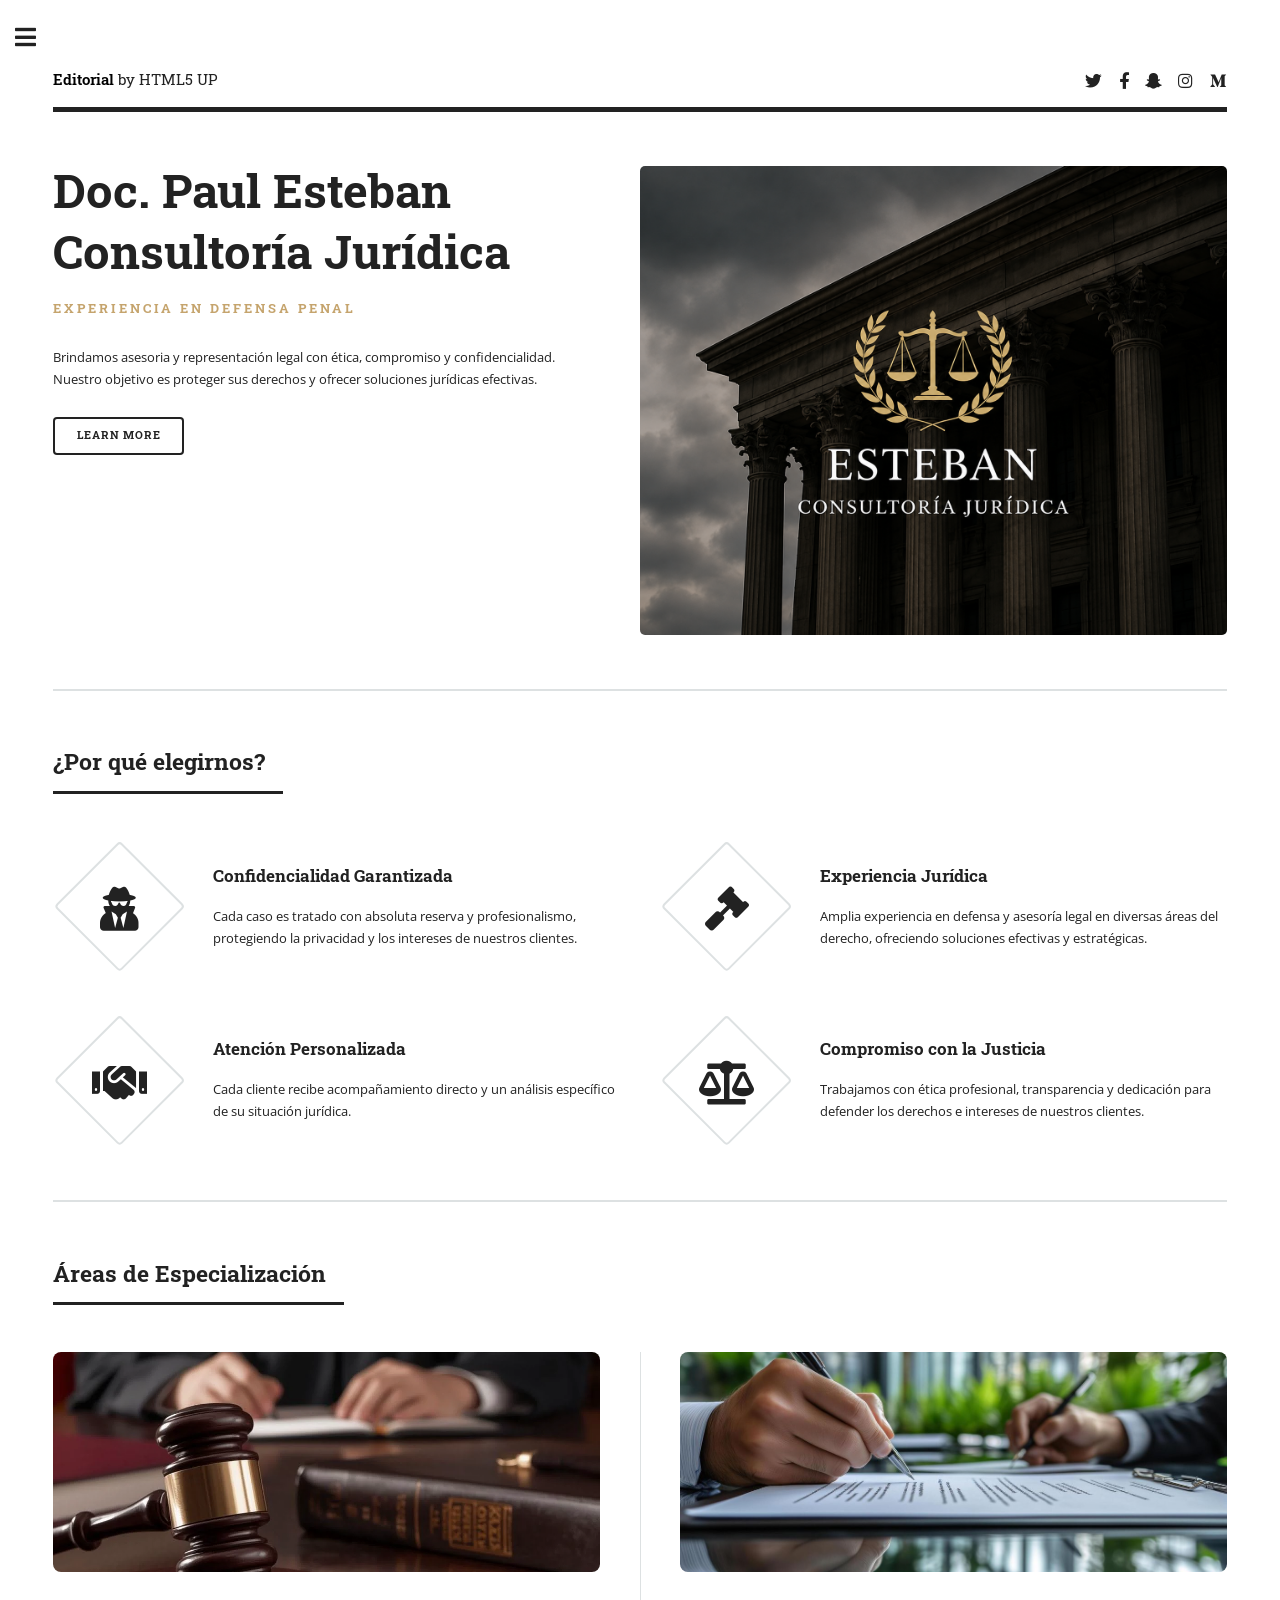
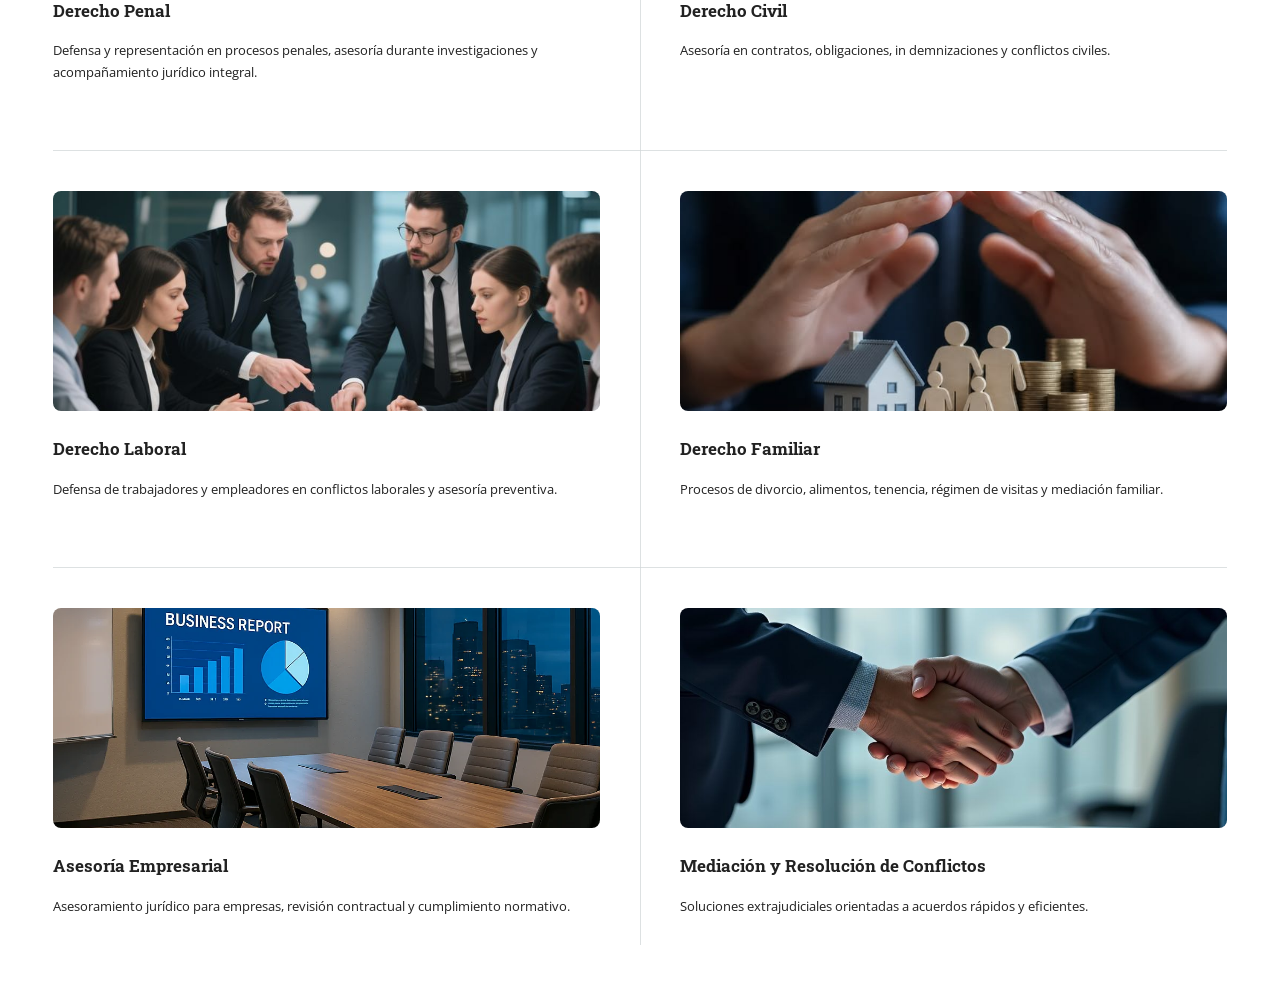
<file: index.html>
<!DOCTYPE HTML>
<!--
	Editorial by HTML5 UP
	html5up.net | @ajlkn
	Free for personal and commercial use under the CCA 3.0 license (html5up.net/license)
-->
<html>

<head>
	<title>Editorial by HTML5 UP=</title>
	<meta charset="utf-8" />
	<meta name="viewport" content="width=device-width, initial-scale=1, user-scalable=no" />
	<link rel="stylesheet" href="assets/css/main.css" />
</head>

<body class="is-preload">

	<!-- Wrapper -->
	<div id="wrapper">

		<!-- Main -->
		<div id="main">
			<div class="inner">

				<!-- Header -->
				<header id="header">
					<a href="index.html" class="logo"><strong>Editorial</strong> by HTML5 UP</a>
					<ul class="icons">
						<li><a href="#" class="icon brands fa-twitter"><span class="label">Twitter</span></a></li>
						<li><a href="#" class="icon brands fa-facebook-f"><span class="label">Facebook</span></a></li>
						<li><a href="#" class="icon brands fa-snapchat-ghost"><span class="label">Snapchat</span></a>
						</li>
						<li><a href="#" class="icon brands fa-instagram"><span class="label">Instagram</span></a></li>
						<li><a href="#" class="icon brands fa-medium-m"><span class="label">Medium</span></a></li>
					</ul>
				</header>

				<!-- Banner -->
				<section id="banner">
					<div class="content">
						<header>
							<h1>Doc. Paul Esteban<br />
								Consultoría
								Jurídica</h1>
							<p class="subtitulo-dorado">Experiencia en defensa penal</p>
						</header>

						<p>Brindamos asesoria y representación legal con ética, compromiso y confidencialidad. Nuestro
							objetivo es proteger sus derechos y ofrecer soluciones jurídicas efectivas.</p>
						<ul class="actions">
							<li><a href="#" class="button big">Learn More</a></li>
						</ul>
					</div>

					<span class="image object">
						<img src="images/avatar.png" alt="" />
					</span>

				</section>

				<section>
					<header class="major">
						<h2>¿Por qué elegirnos?</h2>
					</header>

					<div class="features">

						<article>
							<span class="icon solid fa-user-secret"></span>
							<div class="content">
								<h3>Confidencialidad Garantizada</h3>
								<p>Cada caso es tratado con absoluta reserva y profesionalismo, protegiendo la
									privacidad y los intereses de nuestros clientes.</p>
							</div>
						</article>

						<article>
							<span class="icon solid fa-gavel"></span>
							<div class="content">
								<h3>Experiencia Jurídica</h3>
								<p>Amplia experiencia en defensa y asesoría legal en diversas áreas del derecho,
									ofreciendo soluciones efectivas y estratégicas.</p>
							</div>
						</article>

						<article>
							<span class="icon solid fa-handshake"></span>
							<div class="content">
								<h3>Atención Personalizada</h3>
								<p>Cada cliente recibe acompañamiento directo y un análisis específico de su situación
									jurídica.</p>
							</div>
						</article>

						<article>
							<span class="icon solid fa-balance-scale"></span>
							<div class="content">
								<h3>Compromiso con la Justicia</h3>
								<p>Trabajamos con ética profesional, transparencia y dedicación para defender los
									derechos e intereses de nuestros clientes.</p>
							</div>
						</article>

					</div>
				</section>

				<!-- Section -->
				<section>
					<header class="major">
						<h2>Áreas de Especialización</h2>
					</header>
					<div class="posts">

						<article>
							<a href="#" class="image servicio-img"><img src="images/imagen1.webp" alt="" /></a>
							<h3>Derecho Penal</h3>
							<p>Defensa y representación en procesos penales, asesoría durante investigaciones y
								acompañamiento jurídico integral.</p>
							<ul class="actions">

							</ul>
						</article>

						<article>
							<a href="#" class="image servicio-img"><img src="images/imagen2.jpg" alt="" /></a>
							<h3>Derecho Civil</h3>
							<p>Asesoría en contratos, obligaciones, in	demnizaciones y conflictos civiles.</p>
							<ul class="actions">

							</ul>
						</article>
						<article>
							<a href="#" class="image  servicio-img"><img src="images/imagen3.jpg" alt="" /></a>
							<h3>Derecho Laboral</h3>
							<p>Defensa de trabajadores y empleadores en conflictos laborales y asesoría preventiva.</p>
							<ul class="actions">

							</ul>
						</article>
						<article>
							<a href="#" class="image servicio-img"><img src="images/imagen4.jpg" alt="" /></a>
							<h3>Derecho Familiar</h3>
							<p>Procesos de divorcio, alimentos, tenencia, régimen de visitas y mediación familiar.</p>
							<ul class="actions">

							</ul>
						</article>

						<article>
							<a href="#" class="image servicio-img"><img src="images/imagen5.webp" alt="" /></a>
							<h3>Asesoría Empresarial</h3>
							<p>Asesoramiento jurídico para empresas, revisión contractual y cumplimiento normativo.</p>
							<ul class="actions">

							</ul>
						</article>
						<article>
							<a href="#" class="image  servicio-img"><img src="images/imagen6.jpg" alt="" /></a>
							<h3>Mediación y Resolución de Conflictos</h3>
							<p>Soluciones extrajudiciales orientadas a acuerdos rápidos y eficientes.</p>
							<ul class="actions">

							</ul>
						</article>
					</div>
				</section>

			</div>
		</div>

		<!-- Sidebar -->
		<div id="sidebar">
			<div class="inner">

				<!-- Search -->
				<section id="search" class="alt">
					<form method="post" action="#">
						<input type="text" name="query" id="query" placeholder="Search" />
					</form>
				</section>

				<!-- Menu -->
				<nav id="menu">
					<header class="major">
						<h2>Menu</h2>
					</header>
					<ul>
						<li><a href="index.html"><i class="icon solid fa-home"></i> INICIO</a></li>
						<li><a href="generic.html"><i class="icon solid fa-user-tie"></i> SOBRE MÍ</a></li>
						<li><a href="elements.html"><i class="icon solid fa-gavel"></i> SERVICOS</a></li>
						<li><a href="#"><i class="icon solid fa-briefcase"></i> EXPERIENCIA</a></li>
						<li><a href="#"><i class="icon solid fa-folder-open"></i></i> CASOS DESTACADOS</a></li>
						<li><a href="#"><i class="icon solid fa-comments"></i> TESTIMONIOS </a></li>
						<li><a href="#"><i class="icon solid fa-envelope"></i> CONTACTO</a></li>
						<li><a href="#"><i class="icon solid fa-newspaper"></i> BLOG</a></li>

						<!-- posible sub menu -->

						<!-- <li>
							<span class="opener">Submenu</span>
							<ul>
								<li><a href="#">sumenu</a></li>
								<li><a href="#">sumenu</a></li>
								<li><a href="#">sumenu</a></li>
								<li><a href="#">sumenu</a></li>
							</ul>
						</li> -->
					</ul>
				</nav>

				<!-- Section -->
				<!-- <section>
					<header class="major">
						<h2>Ante interdum</h2>
					</header>
					<div class="mini-posts">
						<article>
							<a href="#" class="image"><img src="images/pic07.jpg" alt="" /></a>
							<p>Aenean ornare velit lacus, ac varius enim lorem ullamcorper dolore aliquam.</p>
						</article>
						<article>
							<a href="#" class="image"><img src="images/pic08.jpg" alt="" /></a>
							<p>Aenean ornare velit lacus, ac varius enim lorem ullamcorper dolore aliquam.</p>
						</article>
						<article>
							<a href="#" class="image"><img src="images/pic09.jpg" alt="" /></a>
							<p>Aenean ornare velit lacus, ac varius enim lorem ullamcorper dolore aliquam.</p>
						</article>
					</div>
					<ul class="actions">
						<li><a href="#" class="button">More</a></li>
					</ul>
				</section> -->

				<!-- Section -->
				<!-- <section>
					<header class="major">
						<h2>Get in touch</h2>
					</header>
					<p>Sed varius enim lorem ullamcorper dolore aliquam aenean ornare velit lacus, ac varius enim lorem
						ullamcorper dolore. Proin sed aliquam facilisis ante interdum. Sed nulla amet lorem feugiat
						tempus aliquam.</p>
					<ul class="contact">
						<li class="icon solid fa-envelope"><a href="#">information@untitled.tld</a></li>
						<li class="icon solid fa-phone">(000) 000-0000</li>
						<li class="icon solid fa-home">1234 Somewhere Road #8254<br />
							Nashville, TN 00000-0000</li>
					</ul>
				</section> -->

				<!-- Footer -->
				<footer id="footer">
					<p class="copyright">&copy; Untitled. All rights reserved. Demo Images: <a
							href="https://unsplash.com">Unsplash</a>. Design: <a href="https://html5up.net">HTML5
							UP</a>.</p>
				</footer>

			</div>
		</div>

	</div>

	<!-- Scripts -->
	<script src="assets/js/jquery.min.js"></script>
	<script src="assets/js/browser.min.js"></script>
	<script src="assets/js/breakpoints.min.js"></script>
	<script src="assets/js/util.js"></script>
	<script src="assets/js/main.js"></script>

</body>

</html>
</file>
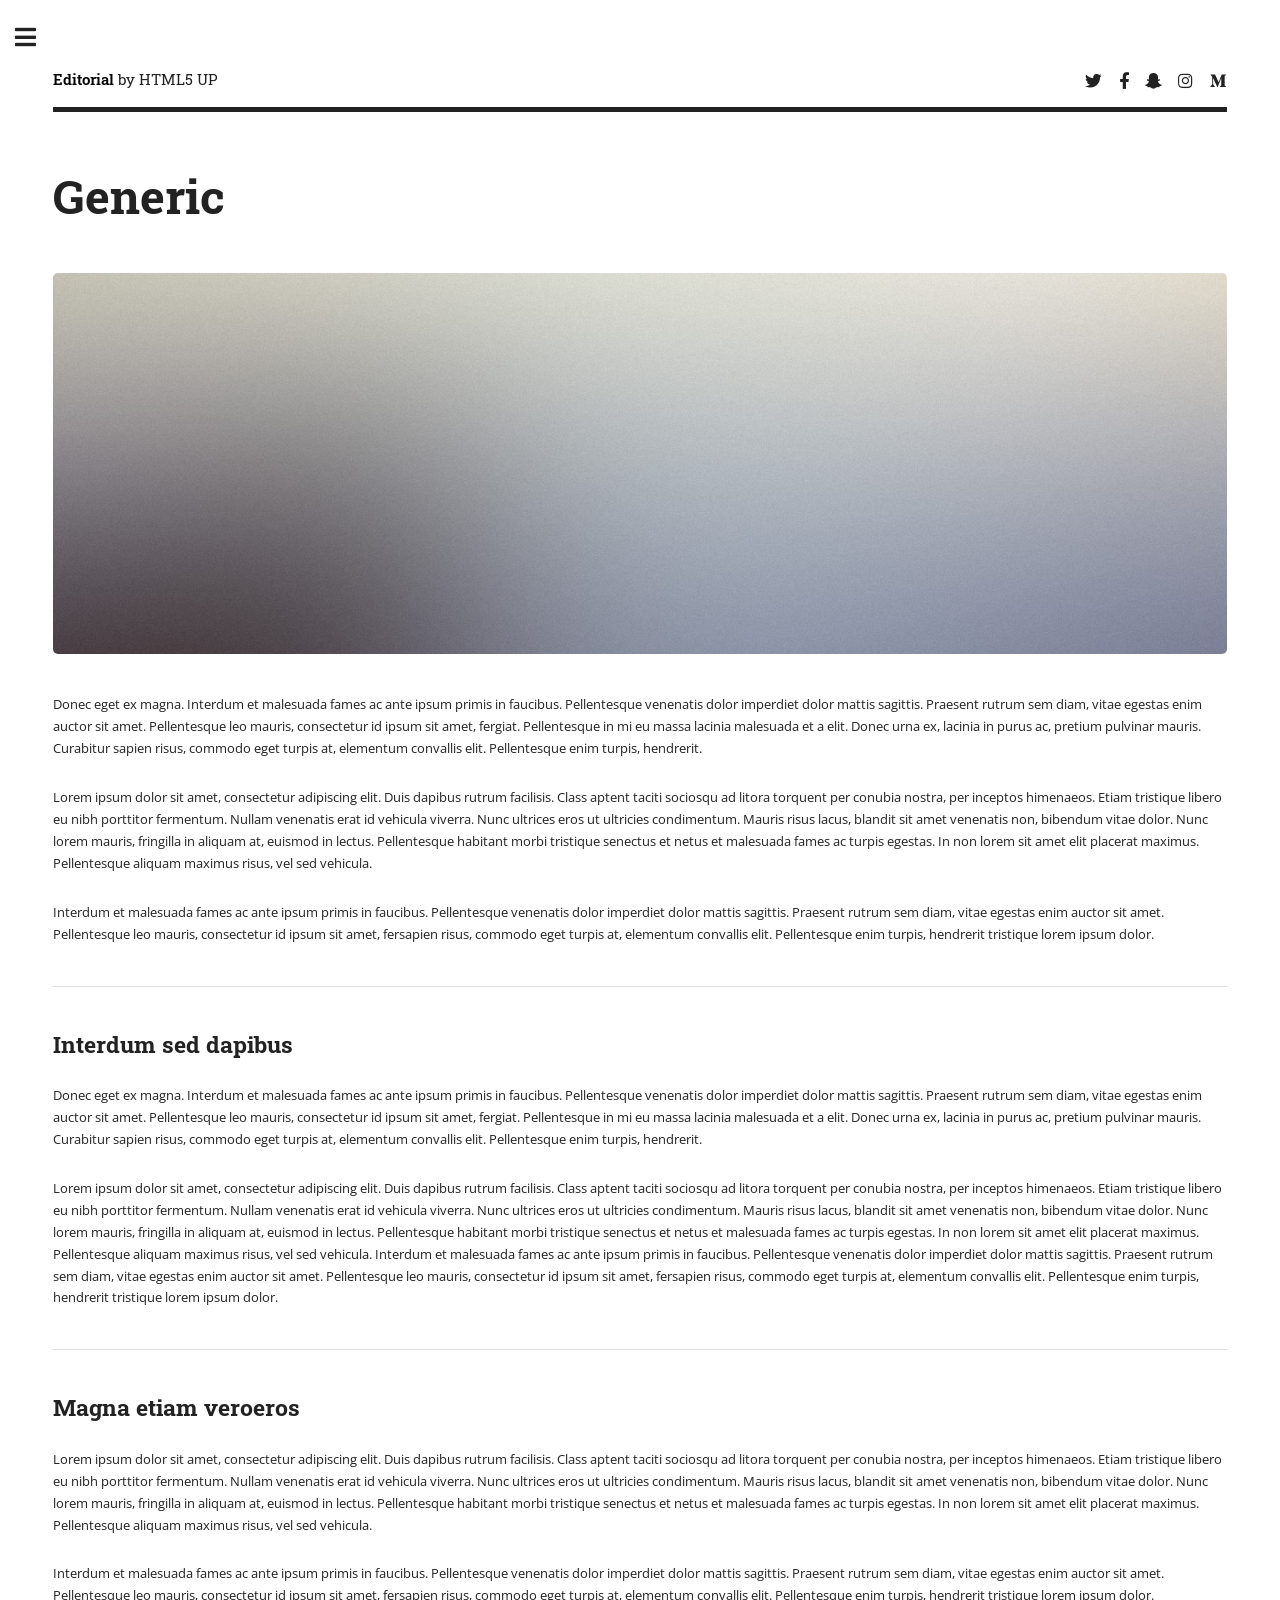
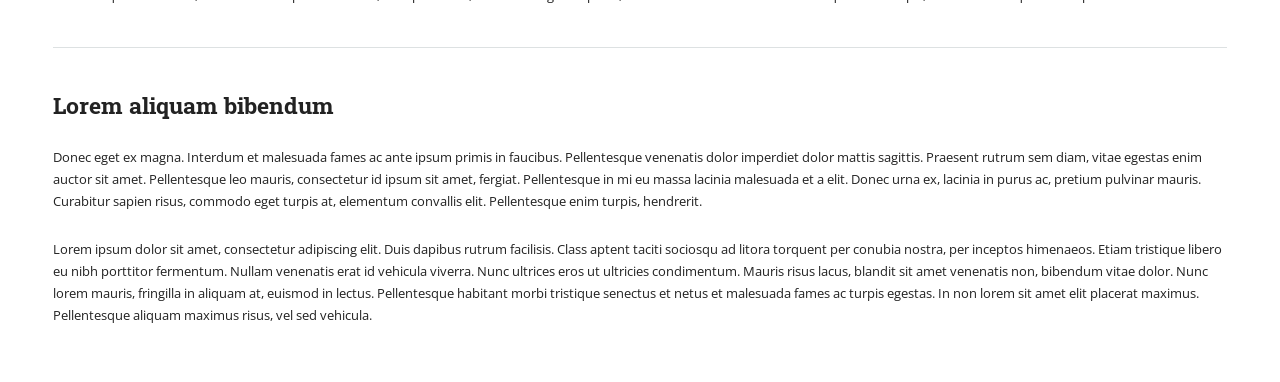
<file: generic.html>
<!DOCTYPE HTML>
<!--
	Editorial by HTML5 UP
	html5up.net | @ajlkn
	Free for personal and commercial use under the CCA 3.0 license (html5up.net/license)
-->
<html>

<head>
	<title>Generic - Editorial by HTML5 UP</title>
	<meta charset="utf-8" />
	<meta name="viewport" content="width=device-width, initial-scale=1, user-scalable=no" />
	<link rel="stylesheet" href="assets/css/main.css" />
</head>

<body class="is-preload">

	<!-- Wrapper -->
	<div id="wrapper">

		<!-- Main -->
		<div id="main">
			<div class="inner">

				<!-- Header -->
				<header id="header">
					<a href="index.html" class="logo"><strong>Editorial</strong> by HTML5 UP</a>
					<ul class="icons">
						<li><a href="#" class="icon brands fa-twitter"><span class="label">Twitter</span></a></li>
						<li><a href="#" class="icon brands fa-facebook-f"><span class="label">Facebook</span></a></li>
						<li><a href="#" class="icon brands fa-snapchat-ghost"><span class="label">Snapchat</span></a>
						</li>
						<li><a href="#" class="icon brands fa-instagram"><span class="label">Instagram</span></a></li>
						<li><a href="#" class="icon brands fa-medium-m"><span class="label">Medium</span></a></li>
					</ul>
				</header>

				<!-- Content -->
				<section>
					<header class="main">
						<h1>Generic</h1>
					</header>

					<span class="image main"><img src="images/pic11.jpg" alt="" /></span>

					<p>Donec eget ex magna. Interdum et malesuada fames ac ante ipsum primis in faucibus. Pellentesque
						venenatis dolor imperdiet dolor mattis sagittis. Praesent rutrum sem diam, vitae egestas enim
						auctor sit amet. Pellentesque leo mauris, consectetur id ipsum sit amet, fergiat. Pellentesque
						in mi eu massa lacinia malesuada et a elit. Donec urna ex, lacinia in purus ac, pretium pulvinar
						mauris. Curabitur sapien risus, commodo eget turpis at, elementum convallis elit. Pellentesque
						enim turpis, hendrerit.</p>
					<p>Lorem ipsum dolor sit amet, consectetur adipiscing elit. Duis dapibus rutrum facilisis. Class
						aptent taciti sociosqu ad litora torquent per conubia nostra, per inceptos himenaeos. Etiam
						tristique libero eu nibh porttitor fermentum. Nullam venenatis erat id vehicula viverra. Nunc
						ultrices eros ut ultricies condimentum. Mauris risus lacus, blandit sit amet venenatis non,
						bibendum vitae dolor. Nunc lorem mauris, fringilla in aliquam at, euismod in lectus.
						Pellentesque habitant morbi tristique senectus et netus et malesuada fames ac turpis egestas. In
						non lorem sit amet elit placerat maximus. Pellentesque aliquam maximus risus, vel sed vehicula.
					</p>
					<p>Interdum et malesuada fames ac ante ipsum primis in faucibus. Pellentesque venenatis dolor
						imperdiet dolor mattis sagittis. Praesent rutrum sem diam, vitae egestas enim auctor sit amet.
						Pellentesque leo mauris, consectetur id ipsum sit amet, fersapien risus, commodo eget turpis at,
						elementum convallis elit. Pellentesque enim turpis, hendrerit tristique lorem ipsum dolor.</p>

					<hr class="major" />

					<h2>Interdum sed dapibus</h2>
					<p>Donec eget ex magna. Interdum et malesuada fames ac ante ipsum primis in faucibus. Pellentesque
						venenatis dolor imperdiet dolor mattis sagittis. Praesent rutrum sem diam, vitae egestas enim
						auctor sit amet. Pellentesque leo mauris, consectetur id ipsum sit amet, fergiat. Pellentesque
						in mi eu massa lacinia malesuada et a elit. Donec urna ex, lacinia in purus ac, pretium pulvinar
						mauris. Curabitur sapien risus, commodo eget turpis at, elementum convallis elit. Pellentesque
						enim turpis, hendrerit.</p>
					<p>Lorem ipsum dolor sit amet, consectetur adipiscing elit. Duis dapibus rutrum facilisis. Class
						aptent taciti sociosqu ad litora torquent per conubia nostra, per inceptos himenaeos. Etiam
						tristique libero eu nibh porttitor fermentum. Nullam venenatis erat id vehicula viverra. Nunc
						ultrices eros ut ultricies condimentum. Mauris risus lacus, blandit sit amet venenatis non,
						bibendum vitae dolor. Nunc lorem mauris, fringilla in aliquam at, euismod in lectus.
						Pellentesque habitant morbi tristique senectus et netus et malesuada fames ac turpis egestas. In
						non lorem sit amet elit placerat maximus. Pellentesque aliquam maximus risus, vel sed vehicula.
						Interdum et malesuada fames ac ante ipsum primis in faucibus. Pellentesque venenatis dolor
						imperdiet dolor mattis sagittis. Praesent rutrum sem diam, vitae egestas enim auctor sit amet.
						Pellentesque leo mauris, consectetur id ipsum sit amet, fersapien risus, commodo eget turpis at,
						elementum convallis elit. Pellentesque enim turpis, hendrerit tristique lorem ipsum dolor.</p>

					<hr class="major" />

					<h2>Magna etiam veroeros</h2>
					<p>Lorem ipsum dolor sit amet, consectetur adipiscing elit. Duis dapibus rutrum facilisis. Class
						aptent taciti sociosqu ad litora torquent per conubia nostra, per inceptos himenaeos. Etiam
						tristique libero eu nibh porttitor fermentum. Nullam venenatis erat id vehicula viverra. Nunc
						ultrices eros ut ultricies condimentum. Mauris risus lacus, blandit sit amet venenatis non,
						bibendum vitae dolor. Nunc lorem mauris, fringilla in aliquam at, euismod in lectus.
						Pellentesque habitant morbi tristique senectus et netus et malesuada fames ac turpis egestas. In
						non lorem sit amet elit placerat maximus. Pellentesque aliquam maximus risus, vel sed vehicula.
					</p>
					<p>Interdum et malesuada fames ac ante ipsum primis in faucibus. Pellentesque venenatis dolor
						imperdiet dolor mattis sagittis. Praesent rutrum sem diam, vitae egestas enim auctor sit amet.
						Pellentesque leo mauris, consectetur id ipsum sit amet, fersapien risus, commodo eget turpis at,
						elementum convallis elit. Pellentesque enim turpis, hendrerit tristique lorem ipsum dolor.</p>

					<hr class="major" />

					<h2>Lorem aliquam bibendum</h2>
					<p>Donec eget ex magna. Interdum et malesuada fames ac ante ipsum primis in faucibus. Pellentesque
						venenatis dolor imperdiet dolor mattis sagittis. Praesent rutrum sem diam, vitae egestas enim
						auctor sit amet. Pellentesque leo mauris, consectetur id ipsum sit amet, fergiat. Pellentesque
						in mi eu massa lacinia malesuada et a elit. Donec urna ex, lacinia in purus ac, pretium pulvinar
						mauris. Curabitur sapien risus, commodo eget turpis at, elementum convallis elit. Pellentesque
						enim turpis, hendrerit.</p>
					<p>Lorem ipsum dolor sit amet, consectetur adipiscing elit. Duis dapibus rutrum facilisis. Class
						aptent taciti sociosqu ad litora torquent per conubia nostra, per inceptos himenaeos. Etiam
						tristique libero eu nibh porttitor fermentum. Nullam venenatis erat id vehicula viverra. Nunc
						ultrices eros ut ultricies condimentum. Mauris risus lacus, blandit sit amet venenatis non,
						bibendum vitae dolor. Nunc lorem mauris, fringilla in aliquam at, euismod in lectus.
						Pellentesque habitant morbi tristique senectus et netus et malesuada fames ac turpis egestas. In
						non lorem sit amet elit placerat maximus. Pellentesque aliquam maximus risus, vel sed vehicula.
					</p>

				</section>

			</div>
		</div>

		<!-- Sidebar -->
		<div id="sidebar">
			<div class="inner">

				<!-- Search -->
				<section id="search" class="alt">
					<form method="post" action="#">
						<input type="text" name="query" id="query" placeholder="Search" />
					</form>
				</section>


				<!-- Menu -->
				<nav id="menu">
					<header class="major">
						<h2>Menu</h2>
					</header>
					<ul>
						<li><a href="index.html"><i class="icon solid fa-home"></i> INICIO</a></li>
						<li><a href="generic.html"><i class="icon solid fa-user-tie"></i> SOBRE MÍ</a></li>
						<li><a href="elements.html"><i class="icon solid fa-gavel"></i> SERVICOS</a></li>
						<li><a href="#"><i class="icon solid fa-briefcase"></i> EXPERIENCIA</a></li>
						<li><a href="#"><i class="icon solid fa-folder-open"></i></i> CASOS DESTACADOS</a></li>
						<li><a href="#"><i class="icon solid fa-comments"></i> TESTIMONIOS </a></li>
						<li><a href="#"><i class="icon solid fa-envelope"></i> CONTACTO</a></li>
						<li><a href="#"><i class="icon solid fa-newspaper"></i> BLOG</a></li>

						<!-- posible sub menu -->

						<!-- <li>
							<span class="opener">Submenu</span>
							<ul>
								<li><a href="#">sumenu</a></li>
								<li><a href="#">sumenu</a></li>
								<li><a href="#">sumenu</a></li>
								<li><a href="#">sumenu</a></li>
							</ul>
						</li> -->
					</ul>
				</nav>


				<!-- Section -->
				<section>
					<header class="major">
						<h2>Ante interdum</h2>
					</header>
					<div class="mini-posts">
						<article>
							<a href="#" class="image"><img src="images/pic07.jpg" alt="" /></a>
							<p>Aenean ornare velit lacus, ac varius enim lorem ullamcorper dolore aliquam.</p>
						</article>
						<article>
							<a href="#" class="image"><img src="images/pic08.jpg" alt="" /></a>
							<p>Aenean ornare velit lacus, ac varius enim lorem ullamcorper dolore aliquam.</p>
						</article>
						<article>
							<a href="#" class="image"><img src="images/pic09.jpg" alt="" /></a>
							<p>Aenean ornare velit lacus, ac varius enim lorem ullamcorper dolore aliquam.</p>
						</article>
					</div>
					<ul class="actions">
						<li><a href="#" class="button">More</a></li>
					</ul>
				</section>

				<!-- Section -->
				<section>
					<header class="major">
						<h2>Get in touch</h2>
					</header>
					<p>Sed varius enim lorem ullamcorper dolore aliquam aenean ornare velit lacus, ac varius enim lorem
						ullamcorper dolore. Proin sed aliquam facilisis ante interdum. Sed nulla amet lorem feugiat
						tempus aliquam.</p>
					<ul class="contact">
						<li class="icon solid fa-envelope"><a href="#">information@untitled.tld</a></li>
						<li class="icon solid fa-phone">(000) 000-0000</li>
						<li class="icon solid fa-home">1234 Somewhere Road #8254<br />
							Nashville, TN 00000-0000</li>
					</ul>
				</section>

				<!-- Footer -->
				<footer id="footer">
					<p class="copyright">&copy; Untitled. All rights reserved. Demo Images: <a
							href="https://unsplash.com">Unsplash</a>. Design: <a href="https://html5up.net">HTML5
							UP</a>.</p>
				</footer>

			</div>
		</div>

	</div>

	<!-- Scripts -->
	<script src="assets/js/jquery.min.js"></script>
	<script src="assets/js/browser.min.js"></script>
	<script src="assets/js/breakpoints.min.js"></script>
	<script src="assets/js/util.js"></script>
	<script src="assets/js/main.js"></script>

</body>

</html>
</file>
<file: assets/css/main.css>
@import url(fontawesome-all.min.css);
@import url("https://fonts.googleapis.com/css?family=Open+Sans:400,600,400italic,600italic|Roboto+Slab:400,700");

/*
	Editorial by HTML5 UP
	html5up.net | @ajlkn
	Free for personal and commercial use under the CCA 3.0 license (html5up.net/license)
*/
html,
body,
div,
span,
applet,
object,
iframe,
h1,
h2,
h3,
h4,
h5,
h6,
p,
blockquote,
pre,
a,
abbr,
acronym,
address,
big,
cite,
code,
del,
dfn,
em,
img,
ins,
kbd,
q,
s,
samp,
small,
strike,
strong,
sub,
sup,
tt,
var,
b,
u,
i,
center,
dl,
dt,
dd,
ol,
ul,
li,
fieldset,
form,
label,
legend,
table,
caption,
tbody,
tfoot,
thead,
tr,
th,
td,
article,
aside,
canvas,
details,
embed,
figure,
figcaption,
footer,
header,
hgroup,
menu,
nav,
output,
ruby,
section,
summary,
time,
mark,
audio,
video {
  margin: 0;
  padding: 0;
  border: 0;
  font-size: 100%;
  font: inherit;
  vertical-align: baseline;
}

article,
aside,
details,
figcaption,
figure,
footer,
header,
hgroup,
menu,
nav,
section {
  display: block;
}

body {
  line-height: 1;
}

ol,
ul {
  list-style: none;
}

blockquote,
q {
  quotes: none;
}

blockquote:before,
blockquote:after,
q:before,
q:after {
  content: '';
  content: none;
}

table {
  border-collapse: collapse;
  border-spacing: 0;
}

body {
  -webkit-text-size-adjust: none;
}

mark {
  background-color: transparent;
  color: inherit;
}

input::-moz-focus-inner {
  border: 0;
  padding: 0;
}

input,
select,
textarea {
  -moz-appearance: none;
  -webkit-appearance: none;
  -ms-appearance: none;
  appearance: none;
}

/* Basic */
@-ms-viewport {
  width: device-width;
}

body {
  -ms-overflow-style: scrollbar;
}

@media screen and (max-width: 480px) {

  html,
  body {
    min-width: 320px;
  }
}

html {
  box-sizing: border-box;
}

*,
*:before,
*:after {
  box-sizing: inherit;
}

body {
  background: #ffffff;
}

body.is-preload *,
body.is-preload *:before,
body.is-preload *:after,
body.is-resizing *,
body.is-resizing *:before,
body.is-resizing *:after {
  -moz-animation: none !important;
  -webkit-animation: none !important;
  -ms-animation: none !important;
  animation: none !important;
  -moz-transition: none !important;
  -webkit-transition: none !important;
  -ms-transition: none !important;
  transition: none !important;
}


.subtitulo-dorado {
  color: #C5A46D;
  font-weight: 700;
  text-transform: uppercase;
  letter-spacing: 3px;
}

/* Type */
body,
input,
select,
textarea {
  color: #222222;
  font-family: "Open Sans", sans-serif;
  font-size: 13pt;
  font-weight: 400;
  line-height: 1.65;
}

@media screen and (max-width: 1680px) {

  body,
  input,
  select,
  textarea {
    font-size: 11pt;
  }
}

@media screen and (max-width: 1280px) {

  body,
  input,
  select,
  textarea {
    font-size: 10pt;
  }
}

@media screen and (max-width: 360px) {

  body,
  input,
  select,
  textarea {
    font-size: 9pt;
  }
}





a {
  -moz-transition: color 0.2s ease-in-out, border-bottom-color 0.2s ease-in-out;
  -webkit-transition: color 0.2s ease-in-out, border-bottom-color 0.2s ease-in-out;
  -ms-transition: color 0.2s ease-in-out, border-bottom-color 0.2s ease-in-out;
  transition: color 0.2s ease-in-out, border-bottom-color 0.2s ease-in-out;
  border-bottom: dotted 1px;
  color: #222222;
  text-decoration: none;
}

a:hover {
  border-bottom-color: #222222;
  color: #222222 !important;
}

a:hover strong {
  color: inherit;
}

strong,
b {
  color: #000000;
  font-weight: 600;
}

em,
i {
  font-style: italic;
}

p {
  margin: 0 0 2em 0;
}

h1,
h2,
h3,
h4,
h5,
h6 {
  color: #222222;
  font-family: "Roboto Slab", serif;
  font-weight: 700;
  line-height: 1.5;
  margin: 0 0 1em 0;
}

h1 a,
h2 a,
h3 a,
h4 a,
h5 a,
h6 a {
  color: inherit;
  text-decoration: none;
  border-bottom: 0;
}

h1 {
  font-size: 4em;
  margin: 0 0 0.5em 0;
  line-height: 1.3;
}

h2 {
  font-size: 1.75em;
}

h3 {
  font-size: 1.25em;
}

h4 {
  font-size: 1.1em;
}

h5 {
  font-size: 0.9em;
}

h6 {
  font-size: 0.7em;
}

@media screen and (max-width: 1680px) {
  h1 {
    font-size: 3.5em;
  }
}

@media screen and (max-width: 980px) {
  h1 {
    font-size: 3.25em;
  }
}

@media screen and (max-width: 736px) {
  h1 {
    font-size: 2em;
    line-height: 1.4;
  }

  h2 {
    font-size: 1.5em;
  }
}

sub {
  font-size: 0.8em;
  position: relative;
  top: 0.5em;
}

sup {
  font-size: 0.8em;
  position: relative;
  top: -0.5em;
}

blockquote {
  border-left: solid 3px rgba(210, 215, 217, 0.75);
  font-style: italic;
  margin: 0 0 2em 0;
  padding: 0.5em 0 0.5em 2em;
}

code {
  background: rgba(230, 235, 237, 0.25);
  border-radius: 0.375em;
  border: solid 1px rgba(210, 215, 217, 0.75);
  font-family: "Courier New", monospace;
  font-size: 0.9em;
  margin: 0 0.25em;
  padding: 0.25em 0.65em;
}

pre {
  -webkit-overflow-scrolling: touch;
  font-family: "Courier New", monospace;
  font-size: 0.9em;
  margin: 0 0 2em 0;
}

pre code {
  display: block;
  line-height: 1.75;
  padding: 1em 1.5em;
  overflow-x: auto;
}

hr {
  border: 0;
  border-bottom: solid 1px rgba(210, 215, 217, 0.75);
  margin: 2em 0;
}

hr.major {
  margin: 3em 0;
}

.align-left {
  text-align: left;
}

.align-center {
  text-align: center;
}

.align-right {
  text-align: right;
}

/* Row */
.row {
  display: flex;
  flex-wrap: wrap;
  box-sizing: border-box;
  align-items: stretch;
}

.row>* {
  box-sizing: border-box;
}

.row.gtr-uniform>*> :last-child {
  margin-bottom: 0;
}

.row.aln-left {
  justify-content: flex-start;
}

.row.aln-center {
  justify-content: center;
}

.row.aln-right {
  justify-content: flex-end;
}

.row.aln-top {
  align-items: flex-start;
}

.row.aln-middle {
  align-items: center;
}

.row.aln-bottom {
  align-items: flex-end;
}

.row>.imp {
  order: -1;
}

.row>.col-1 {
  width: 8.33333%;
}

.row>.off-1 {
  margin-left: 8.33333%;
}

.row>.col-2 {
  width: 16.66667%;
}

.row>.off-2 {
  margin-left: 16.66667%;
}

.row>.col-3 {
  width: 25%;
}

.row>.off-3 {
  margin-left: 25%;
}

.row>.col-4 {
  width: 33.33333%;
}

.row>.off-4 {
  margin-left: 33.33333%;
}

.row>.col-5 {
  width: 41.66667%;
}

.row>.off-5 {
  margin-left: 41.66667%;
}

.row>.col-6 {
  width: 50%;
}

.row>.off-6 {
  margin-left: 50%;
}

.row>.col-7 {
  width: 58.33333%;
}

.row>.off-7 {
  margin-left: 58.33333%;
}

.row>.col-8 {
  width: 66.66667%;
}

.row>.off-8 {
  margin-left: 66.66667%;
}

.row>.col-9 {
  width: 75%;
}

.row>.off-9 {
  margin-left: 75%;
}

.row>.col-10 {
  width: 83.33333%;
}

.row>.off-10 {
  margin-left: 83.33333%;
}

.row>.col-11 {
  width: 91.66667%;
}

.row>.off-11 {
  margin-left: 91.66667%;
}

.row>.col-12 {
  width: 100%;
}

.row>.off-12 {
  margin-left: 100%;
}

.row.gtr-0 {
  margin-top: 0;
  margin-left: 0em;
}

.row.gtr-0>* {
  padding: 0 0 0 0em;
}

.row.gtr-0.gtr-uniform {
  margin-top: 0em;
}

.row.gtr-0.gtr-uniform>* {
  padding-top: 0em;
}

.row.gtr-25 {
  margin-top: 0;
  margin-left: -0.375em;
}

.row.gtr-25>* {
  padding: 0 0 0 0.375em;
}

.row.gtr-25.gtr-uniform {
  margin-top: -0.375em;
}

.row.gtr-25.gtr-uniform>* {
  padding-top: 0.375em;
}

.row.gtr-50 {
  margin-top: 0;
  margin-left: -0.75em;
}

.row.gtr-50>* {
  padding: 0 0 0 0.75em;
}

.row.gtr-50.gtr-uniform {
  margin-top: -0.75em;
}

.row.gtr-50.gtr-uniform>* {
  padding-top: 0.75em;
}

.row {
  margin-top: 0;
  margin-left: -1.5em;
}

.row>* {
  padding: 0 0 0 1.5em;
}

.row.gtr-uniform {
  margin-top: -1.5em;
}

.row.gtr-uniform>* {
  padding-top: 1.5em;
}

.row.gtr-150 {
  margin-top: 0;
  margin-left: -2.25em;
}

.row.gtr-150>* {
  padding: 0 0 0 2.25em;
}

.row.gtr-150.gtr-uniform {
  margin-top: -2.25em;
}

.row.gtr-150.gtr-uniform>* {
  padding-top: 2.25em;
}

.row.gtr-200 {
  margin-top: 0;
  margin-left: -3em;
}

.row.gtr-200>* {
  padding: 0 0 0 3em;
}

.row.gtr-200.gtr-uniform {
  margin-top: -3em;
}

.row.gtr-200.gtr-uniform>* {
  padding-top: 3em;
}

@media screen and (max-width: 1680px) {
  .row {
    display: flex;
    flex-wrap: wrap;
    box-sizing: border-box;
    align-items: stretch;
  }

  .row>* {
    box-sizing: border-box;
  }

  .row.gtr-uniform>*> :last-child {
    margin-bottom: 0;
  }

  .row.aln-left {
    justify-content: flex-start;
  }

  .row.aln-center {
    justify-content: center;
  }

  .row.aln-right {
    justify-content: flex-end;
  }

  .row.aln-top {
    align-items: flex-start;
  }

  .row.aln-middle {
    align-items: center;
  }

  .row.aln-bottom {
    align-items: flex-end;
  }

  .row>.imp-xlarge {
    order: -1;
  }

  .row>.col-1-xlarge {
    width: 8.33333%;
  }

  .row>.off-1-xlarge {
    margin-left: 8.33333%;
  }

  .row>.col-2-xlarge {
    width: 16.66667%;
  }

  .row>.off-2-xlarge {
    margin-left: 16.66667%;
  }

  .row>.col-3-xlarge {
    width: 25%;
  }

  .row>.off-3-xlarge {
    margin-left: 25%;
  }

  .row>.col-4-xlarge {
    width: 33.33333%;
  }

  .row>.off-4-xlarge {
    margin-left: 33.33333%;
  }

  .row>.col-5-xlarge {
    width: 41.66667%;
  }

  .row>.off-5-xlarge {
    margin-left: 41.66667%;
  }

  .row>.col-6-xlarge {
    width: 50%;
  }

  .row>.off-6-xlarge {
    margin-left: 50%;
  }

  .row>.col-7-xlarge {
    width: 58.33333%;
  }

  .row>.off-7-xlarge {
    margin-left: 58.33333%;
  }

  .row>.col-8-xlarge {
    width: 66.66667%;
  }

  .row>.off-8-xlarge {
    margin-left: 66.66667%;
  }

  .row>.col-9-xlarge {
    width: 75%;
  }

  .row>.off-9-xlarge {
    margin-left: 75%;
  }

  .row>.col-10-xlarge {
    width: 83.33333%;
  }

  .row>.off-10-xlarge {
    margin-left: 83.33333%;
  }

  .row>.col-11-xlarge {
    width: 91.66667%;
  }

  .row>.off-11-xlarge {
    margin-left: 91.66667%;
  }

  .row>.col-12-xlarge {
    width: 100%;
  }

  .row>.off-12-xlarge {
    margin-left: 100%;
  }

  .row.gtr-0 {
    margin-top: 0;
    margin-left: 0em;
  }

  .row.gtr-0>* {
    padding: 0 0 0 0em;
  }

  .row.gtr-0.gtr-uniform {
    margin-top: 0em;
  }

  .row.gtr-0.gtr-uniform>* {
    padding-top: 0em;
  }

  .row.gtr-25 {
    margin-top: 0;
    margin-left: -0.375em;
  }

  .row.gtr-25>* {
    padding: 0 0 0 0.375em;
  }

  .row.gtr-25.gtr-uniform {
    margin-top: -0.375em;
  }

  .row.gtr-25.gtr-uniform>* {
    padding-top: 0.375em;
  }

  .row.gtr-50 {
    margin-top: 0;
    margin-left: -0.75em;
  }

  .row.gtr-50>* {
    padding: 0 0 0 0.75em;
  }

  .row.gtr-50.gtr-uniform {
    margin-top: -0.75em;
  }

  .row.gtr-50.gtr-uniform>* {
    padding-top: 0.75em;
  }

  .row {
    margin-top: 0;
    margin-left: -1.5em;
  }

  .row>* {
    padding: 0 0 0 1.5em;
  }

  .row.gtr-uniform {
    margin-top: -1.5em;
  }

  .row.gtr-uniform>* {
    padding-top: 1.5em;
  }

  .row.gtr-150 {
    margin-top: 0;
    margin-left: -2.25em;
  }

  .row.gtr-150>* {
    padding: 0 0 0 2.25em;
  }

  .row.gtr-150.gtr-uniform {
    margin-top: -2.25em;
  }

  .row.gtr-150.gtr-uniform>* {
    padding-top: 2.25em;
  }

  .row.gtr-200 {
    margin-top: 0;
    margin-left: -3em;
  }

  .row.gtr-200>* {
    padding: 0 0 0 3em;
  }

  .row.gtr-200.gtr-uniform {
    margin-top: -3em;
  }

  .row.gtr-200.gtr-uniform>* {
    padding-top: 3em;
  }
}

@media screen and (max-width: 1280px) {
  .row {
    display: flex;
    flex-wrap: wrap;
    box-sizing: border-box;
    align-items: stretch;
  }

  .row>* {
    box-sizing: border-box;
  }

  .row.gtr-uniform>*> :last-child {
    margin-bottom: 0;
  }

  .row.aln-left {
    justify-content: flex-start;
  }

  .row.aln-center {
    justify-content: center;
  }

  .row.aln-right {
    justify-content: flex-end;
  }

  .row.aln-top {
    align-items: flex-start;
  }

  .row.aln-middle {
    align-items: center;
  }

  .row.aln-bottom {
    align-items: flex-end;
  }

  .row>.imp-large {
    order: -1;
  }

  .row>.col-1-large {
    width: 8.33333%;
  }

  .row>.off-1-large {
    margin-left: 8.33333%;
  }

  .row>.col-2-large {
    width: 16.66667%;
  }

  .row>.off-2-large {
    margin-left: 16.66667%;
  }

  .row>.col-3-large {
    width: 25%;
  }

  .row>.off-3-large {
    margin-left: 25%;
  }

  .row>.col-4-large {
    width: 33.33333%;
  }

  .row>.off-4-large {
    margin-left: 33.33333%;
  }

  .row>.col-5-large {
    width: 41.66667%;
  }

  .row>.off-5-large {
    margin-left: 41.66667%;
  }

  .row>.col-6-large {
    width: 50%;
  }

  .row>.off-6-large {
    margin-left: 50%;
  }

  .row>.col-7-large {
    width: 58.33333%;
  }

  .row>.off-7-large {
    margin-left: 58.33333%;
  }

  .row>.col-8-large {
    width: 66.66667%;
  }

  .row>.off-8-large {
    margin-left: 66.66667%;
  }

  .row>.col-9-large {
    width: 75%;
  }

  .row>.off-9-large {
    margin-left: 75%;
  }

  .row>.col-10-large {
    width: 83.33333%;
  }

  .row>.off-10-large {
    margin-left: 83.33333%;
  }

  .row>.col-11-large {
    width: 91.66667%;
  }

  .row>.off-11-large {
    margin-left: 91.66667%;
  }

  .row>.col-12-large {
    width: 100%;
  }

  .row>.off-12-large {
    margin-left: 100%;
  }

  .row.gtr-0 {
    margin-top: 0;
    margin-left: 0em;
  }

  .row.gtr-0>* {
    padding: 0 0 0 0em;
  }

  .row.gtr-0.gtr-uniform {
    margin-top: 0em;
  }

  .row.gtr-0.gtr-uniform>* {
    padding-top: 0em;
  }

  .row.gtr-25 {
    margin-top: 0;
    margin-left: -0.375em;
  }

  .row.gtr-25>* {
    padding: 0 0 0 0.375em;
  }

  .row.gtr-25.gtr-uniform {
    margin-top: -0.375em;
  }

  .row.gtr-25.gtr-uniform>* {
    padding-top: 0.375em;
  }

  .row.gtr-50 {
    margin-top: 0;
    margin-left: -0.75em;
  }

  .row.gtr-50>* {
    padding: 0 0 0 0.75em;
  }

  .row.gtr-50.gtr-uniform {
    margin-top: -0.75em;
  }

  .row.gtr-50.gtr-uniform>* {
    padding-top: 0.75em;
  }

  .row {
    margin-top: 0;
    margin-left: -1.5em;
  }

  .row>* {
    padding: 0 0 0 1.5em;
  }

  .row.gtr-uniform {
    margin-top: -1.5em;
  }

  .row.gtr-uniform>* {
    padding-top: 1.5em;
  }

  .row.gtr-150 {
    margin-top: 0;
    margin-left: -2.25em;
  }

  .row.gtr-150>* {
    padding: 0 0 0 2.25em;
  }

  .row.gtr-150.gtr-uniform {
    margin-top: -2.25em;
  }

  .row.gtr-150.gtr-uniform>* {
    padding-top: 2.25em;
  }

  .row.gtr-200 {
    margin-top: 0;
    margin-left: -3em;
  }

  .row.gtr-200>* {
    padding: 0 0 0 3em;
  }

  .row.gtr-200.gtr-uniform {
    margin-top: -3em;
  }

  .row.gtr-200.gtr-uniform>* {
    padding-top: 3em;
  }
}

@media screen and (max-width: 980px) {
  .row {
    display: flex;
    flex-wrap: wrap;
    box-sizing: border-box;
    align-items: stretch;
  }

  .row>* {
    box-sizing: border-box;
  }

  .row.gtr-uniform>*> :last-child {
    margin-bottom: 0;
  }

  .row.aln-left {
    justify-content: flex-start;
  }

  .row.aln-center {
    justify-content: center;
  }

  .row.aln-right {
    justify-content: flex-end;
  }

  .row.aln-top {
    align-items: flex-start;
  }

  .row.aln-middle {
    align-items: center;
  }

  .row.aln-bottom {
    align-items: flex-end;
  }

  .row>.imp-medium {
    order: -1;
  }

  .row>.col-1-medium {
    width: 8.33333%;
  }

  .row>.off-1-medium {
    margin-left: 8.33333%;
  }

  .row>.col-2-medium {
    width: 16.66667%;
  }

  .row>.off-2-medium {
    margin-left: 16.66667%;
  }

  .row>.col-3-medium {
    width: 25%;
  }

  .row>.off-3-medium {
    margin-left: 25%;
  }

  .row>.col-4-medium {
    width: 33.33333%;
  }

  .row>.off-4-medium {
    margin-left: 33.33333%;
  }

  .row>.col-5-medium {
    width: 41.66667%;
  }

  .row>.off-5-medium {
    margin-left: 41.66667%;
  }

  .row>.col-6-medium {
    width: 50%;
  }

  .row>.off-6-medium {
    margin-left: 50%;
  }

  .row>.col-7-medium {
    width: 58.33333%;
  }

  .row>.off-7-medium {
    margin-left: 58.33333%;
  }

  .row>.col-8-medium {
    width: 66.66667%;
  }

  .row>.off-8-medium {
    margin-left: 66.66667%;
  }

  .row>.col-9-medium {
    width: 75%;
  }

  .row>.off-9-medium {
    margin-left: 75%;
  }

  .row>.col-10-medium {
    width: 83.33333%;
  }

  .row>.off-10-medium {
    margin-left: 83.33333%;
  }

  .row>.col-11-medium {
    width: 91.66667%;
  }

  .row>.off-11-medium {
    margin-left: 91.66667%;
  }

  .row>.col-12-medium {
    width: 100%;
  }

  .row>.off-12-medium {
    margin-left: 100%;
  }

  .row.gtr-0 {
    margin-top: 0;
    margin-left: 0em;
  }

  .row.gtr-0>* {
    padding: 0 0 0 0em;
  }

  .row.gtr-0.gtr-uniform {
    margin-top: 0em;
  }

  .row.gtr-0.gtr-uniform>* {
    padding-top: 0em;
  }

  .row.gtr-25 {
    margin-top: 0;
    margin-left: -0.375em;
  }

  .row.gtr-25>* {
    padding: 0 0 0 0.375em;
  }

  .row.gtr-25.gtr-uniform {
    margin-top: -0.375em;
  }

  .row.gtr-25.gtr-uniform>* {
    padding-top: 0.375em;
  }

  .row.gtr-50 {
    margin-top: 0;
    margin-left: -0.75em;
  }

  .row.gtr-50>* {
    padding: 0 0 0 0.75em;
  }

  .row.gtr-50.gtr-uniform {
    margin-top: -0.75em;
  }

  .row.gtr-50.gtr-uniform>* {
    padding-top: 0.75em;
  }

  .row {
    margin-top: 0;
    margin-left: -1.5em;
  }

  .row>* {
    padding: 0 0 0 1.5em;
  }

  .row.gtr-uniform {
    margin-top: -1.5em;
  }

  .row.gtr-uniform>* {
    padding-top: 1.5em;
  }

  .row.gtr-150 {
    margin-top: 0;
    margin-left: -2.25em;
  }

  .row.gtr-150>* {
    padding: 0 0 0 2.25em;
  }

  .row.gtr-150.gtr-uniform {
    margin-top: -2.25em;
  }

  .row.gtr-150.gtr-uniform>* {
    padding-top: 2.25em;
  }

  .row.gtr-200 {
    margin-top: 0;
    margin-left: -3em;
  }

  .row.gtr-200>* {
    padding: 0 0 0 3em;
  }

  .row.gtr-200.gtr-uniform {
    margin-top: -3em;
  }

  .row.gtr-200.gtr-uniform>* {
    padding-top: 3em;
  }
}

@media screen and (max-width: 736px) {
  .row {
    display: flex;
    flex-wrap: wrap;
    box-sizing: border-box;
    align-items: stretch;
  }

  .row>* {
    box-sizing: border-box;
  }

  .row.gtr-uniform>*> :last-child {
    margin-bottom: 0;
  }

  .row.aln-left {
    justify-content: flex-start;
  }

  .row.aln-center {
    justify-content: center;
  }

  .row.aln-right {
    justify-content: flex-end;
  }

  .row.aln-top {
    align-items: flex-start;
  }

  .row.aln-middle {
    align-items: center;
  }

  .row.aln-bottom {
    align-items: flex-end;
  }

  .row>.imp-small {
    order: -1;
  }

  .row>.col-1-small {
    width: 8.33333%;
  }

  .row>.off-1-small {
    margin-left: 8.33333%;
  }

  .row>.col-2-small {
    width: 16.66667%;
  }

  .row>.off-2-small {
    margin-left: 16.66667%;
  }

  .row>.col-3-small {
    width: 25%;
  }

  .row>.off-3-small {
    margin-left: 25%;
  }

  .row>.col-4-small {
    width: 33.33333%;
  }

  .row>.off-4-small {
    margin-left: 33.33333%;
  }

  .row>.col-5-small {
    width: 41.66667%;
  }

  .row>.off-5-small {
    margin-left: 41.66667%;
  }

  .row>.col-6-small {
    width: 50%;
  }

  .row>.off-6-small {
    margin-left: 50%;
  }

  .row>.col-7-small {
    width: 58.33333%;
  }

  .row>.off-7-small {
    margin-left: 58.33333%;
  }

  .row>.col-8-small {
    width: 66.66667%;
  }

  .row>.off-8-small {
    margin-left: 66.66667%;
  }

  .row>.col-9-small {
    width: 75%;
  }

  .row>.off-9-small {
    margin-left: 75%;
  }

  .row>.col-10-small {
    width: 83.33333%;
  }

  .row>.off-10-small {
    margin-left: 83.33333%;
  }

  .row>.col-11-small {
    width: 91.66667%;
  }

  .row>.off-11-small {
    margin-left: 91.66667%;
  }

  .row>.col-12-small {
    width: 100%;
  }

  .row>.off-12-small {
    margin-left: 100%;
  }

  .row.gtr-0 {
    margin-top: 0;
    margin-left: 0em;
  }

  .row.gtr-0>* {
    padding: 0 0 0 0em;
  }

  .row.gtr-0.gtr-uniform {
    margin-top: 0em;
  }

  .row.gtr-0.gtr-uniform>* {
    padding-top: 0em;
  }

  .row.gtr-25 {
    margin-top: 0;
    margin-left: -0.375em;
  }

  .row.gtr-25>* {
    padding: 0 0 0 0.375em;
  }

  .row.gtr-25.gtr-uniform {
    margin-top: -0.375em;
  }

  .row.gtr-25.gtr-uniform>* {
    padding-top: 0.375em;
  }

  .row.gtr-50 {
    margin-top: 0;
    margin-left: -0.75em;
  }

  .row.gtr-50>* {
    padding: 0 0 0 0.75em;
  }

  .row.gtr-50.gtr-uniform {
    margin-top: -0.75em;
  }

  .row.gtr-50.gtr-uniform>* {
    padding-top: 0.75em;
  }

  .row {
    margin-top: 0;
    margin-left: -1.5em;
  }

  .row>* {
    padding: 0 0 0 1.5em;
  }

  .row.gtr-uniform {
    margin-top: -1.5em;
  }

  .row.gtr-uniform>* {
    padding-top: 1.5em;
  }

  .row.gtr-150 {
    margin-top: 0;
    margin-left: -2.25em;
  }

  .row.gtr-150>* {
    padding: 0 0 0 2.25em;
  }

  .row.gtr-150.gtr-uniform {
    margin-top: -2.25em;
  }

  .row.gtr-150.gtr-uniform>* {
    padding-top: 2.25em;
  }

  .row.gtr-200 {
    margin-top: 0;
    margin-left: -3em;
  }

  .row.gtr-200>* {
    padding: 0 0 0 3em;
  }

  .row.gtr-200.gtr-uniform {
    margin-top: -3em;
  }

  .row.gtr-200.gtr-uniform>* {
    padding-top: 3em;
  }
}

@media screen and (max-width: 480px) {
  .row {
    display: flex;
    flex-wrap: wrap;
    box-sizing: border-box;
    align-items: stretch;
  }

  .row>* {
    box-sizing: border-box;
  }

  .row.gtr-uniform>*> :last-child {
    margin-bottom: 0;
  }

  .row.aln-left {
    justify-content: flex-start;
  }

  .row.aln-center {
    justify-content: center;
  }

  .row.aln-right {
    justify-content: flex-end;
  }

  .row.aln-top {
    align-items: flex-start;
  }

  .row.aln-middle {
    align-items: center;
  }

  .row.aln-bottom {
    align-items: flex-end;
  }

  .row>.imp-xsmall {
    order: -1;
  }

  .row>.col-1-xsmall {
    width: 8.33333%;
  }

  .row>.off-1-xsmall {
    margin-left: 8.33333%;
  }

  .row>.col-2-xsmall {
    width: 16.66667%;
  }

  .row>.off-2-xsmall {
    margin-left: 16.66667%;
  }

  .row>.col-3-xsmall {
    width: 25%;
  }

  .row>.off-3-xsmall {
    margin-left: 25%;
  }

  .row>.col-4-xsmall {
    width: 33.33333%;
  }

  .row>.off-4-xsmall {
    margin-left: 33.33333%;
  }

  .row>.col-5-xsmall {
    width: 41.66667%;
  }

  .row>.off-5-xsmall {
    margin-left: 41.66667%;
  }

  .row>.col-6-xsmall {
    width: 50%;
  }

  .row>.off-6-xsmall {
    margin-left: 50%;
  }

  .row>.col-7-xsmall {
    width: 58.33333%;
  }

  .row>.off-7-xsmall {
    margin-left: 58.33333%;
  }

  .row>.col-8-xsmall {
    width: 66.66667%;
  }

  .row>.off-8-xsmall {
    margin-left: 66.66667%;
  }

  .row>.col-9-xsmall {
    width: 75%;
  }

  .row>.off-9-xsmall {
    margin-left: 75%;
  }

  .row>.col-10-xsmall {
    width: 83.33333%;
  }

  .row>.off-10-xsmall {
    margin-left: 83.33333%;
  }

  .row>.col-11-xsmall {
    width: 91.66667%;
  }

  .row>.off-11-xsmall {
    margin-left: 91.66667%;
  }

  .row>.col-12-xsmall {
    width: 100%;
  }

  .row>.off-12-xsmall {
    margin-left: 100%;
  }

  .row.gtr-0 {
    margin-top: 0;
    margin-left: 0em;
  }

  .row.gtr-0>* {
    padding: 0 0 0 0em;
  }

  .row.gtr-0.gtr-uniform {
    margin-top: 0em;
  }

  .row.gtr-0.gtr-uniform>* {
    padding-top: 0em;
  }

  .row.gtr-25 {
    margin-top: 0;
    margin-left: -0.375em;
  }

  .row.gtr-25>* {
    padding: 0 0 0 0.375em;
  }

  .row.gtr-25.gtr-uniform {
    margin-top: -0.375em;
  }

  .row.gtr-25.gtr-uniform>* {
    padding-top: 0.375em;
  }

  .row.gtr-50 {
    margin-top: 0;
    margin-left: -0.75em;
  }

  .row.gtr-50>* {
    padding: 0 0 0 0.75em;
  }

  .row.gtr-50.gtr-uniform {
    margin-top: -0.75em;
  }

  .row.gtr-50.gtr-uniform>* {
    padding-top: 0.75em;
  }

  .row {
    margin-top: 0;
    margin-left: -1.5em;
  }

  .row>* {
    padding: 0 0 0 1.5em;
  }

  .row.gtr-uniform {
    margin-top: -1.5em;
  }

  .row.gtr-uniform>* {
    padding-top: 1.5em;
  }

  .row.gtr-150 {
    margin-top: 0;
    margin-left: -2.25em;
  }

  .row.gtr-150>* {
    padding: 0 0 0 2.25em;
  }

  .row.gtr-150.gtr-uniform {
    margin-top: -2.25em;
  }

  .row.gtr-150.gtr-uniform>* {
    padding-top: 2.25em;
  }

  .row.gtr-200 {
    margin-top: 0;
    margin-left: -3em;
  }

  .row.gtr-200>* {
    padding: 0 0 0 3em;
  }

  .row.gtr-200.gtr-uniform {
    margin-top: -3em;
  }

  .row.gtr-200.gtr-uniform>* {
    padding-top: 3em;
  }
}

/* Section/Article */
section.special,
article.special {
  text-align: center;
}

header p {
  font-family: "Roboto Slab", serif;
  font-size: 1em;
  font-weight: 400;
  letter-spacing: 0.075em;
  margin-top: -0.5em;
  text-transform: uppercase;
}

header.major> :last-child {
  border-bottom: solid 3px #222222;
  display: inline-block;
  margin: 0 0 2em 0;
  padding: 0 0.75em 0.5em 0;
}

header.main> :last-child {
  margin: 0 0 1em 0;
}

/* Form */
form {
  margin: 0 0 2em 0;
}

label {
  color: #222222;
  display: block;
  font-size: 0.9em;
  font-weight: 600;
  margin: 0 0 1em 0;
}

input[type="text"],
input[type="password"],
input[type="email"],
input[type="tel"],
input[type="search"],
input[type="url"],
select,
textarea {
  -moz-appearance: none;
  -webkit-appearance: none;
  -ms-appearance: none;
  appearance: none;
  background: #ffffff;
  border-radius: 0.375em;
  border: none;
  border: solid 1px rgba(210, 215, 217, 0.75);
  color: inherit;
  display: block;
  outline: 0;
  padding: 0 1em;
  text-decoration: none;
  width: 100%;
}

input[type="text"]:invalid,
input[type="password"]:invalid,
input[type="email"]:invalid,
input[type="tel"]:invalid,
input[type="search"]:invalid,
input[type="url"]:invalid,
select:invalid,
textarea:invalid {
  box-shadow: none;
}

input[type="text"]:focus,
input[type="password"]:focus,
input[type="email"]:focus,
input[type="tel"]:focus,
input[type="search"]:focus,
input[type="url"]:focus,
select:focus,
textarea:focus {
  border-color: #222222;
  box-shadow: 0 0 0 1px #222222;
}

select {
  background-image: url("data:image/svg+xml;charset=utf8,%3Csvg xmlns='http://www.w3.org/2000/svg' width='40' height='40' preserveAspectRatio='none' viewBox='0 0 40 40'%3E%3Cpath d='M9.4,12.3l10.4,10.4l10.4-10.4c0.2-0.2,0.5-0.4,0.9-0.4c0.3,0,0.6,0.1,0.9,0.4l3.3,3.3c0.2,0.2,0.4,0.5,0.4,0.9 c0,0.4-0.1,0.6-0.4,0.9L20.7,31.9c-0.2,0.2-0.5,0.4-0.9,0.4c-0.3,0-0.6-0.1-0.9-0.4L4.3,17.3c-0.2-0.2-0.4-0.5-0.4-0.9 c0-0.4,0.1-0.6,0.4-0.9l3.3-3.3c0.2-0.2,0.5-0.4,0.9-0.4S9.1,12.1,9.4,12.3z' fill='rgba(210, 215, 217, 0.75)' /%3E%3C/svg%3E");
  background-size: 1.25em;
  background-repeat: no-repeat;
  background-position: calc(100% - 1em) center;
  height: 2.75em;
  padding-right: 2.75em;
  text-overflow: ellipsis;
}

select option {
  color: #3d4449;
  background: #ffffff;
}

select:focus::-ms-value {
  background-color: transparent;
}

select::-ms-expand {
  display: none;
}

input[type="text"],
input[type="password"],
input[type="email"],
input[type="tel"],
input[type="search"],
input[type="url"],
select {
  height: 2.75em;
}

textarea {
  padding: 0.75em 1em;
}

input[type="checkbox"],
input[type="radio"] {
  -moz-appearance: none;
  -webkit-appearance: none;
  -ms-appearance: none;
  appearance: none;
  display: block;
  float: left;
  margin-right: -2em;
  opacity: 0;
  width: 1em;
  z-index: -1;
}

input[type="checkbox"]+label,
input[type="radio"]+label {
  text-decoration: none;
  color: #7f888f;
  cursor: pointer;
  display: inline-block;
  font-size: 1em;
  font-weight: 400;
  padding-left: 2.4em;
  padding-right: 0.75em;
  position: relative;
}

input[type="checkbox"]+label:before,
input[type="radio"]+label:before {
  -moz-osx-font-smoothing: grayscale;
  -webkit-font-smoothing: antialiased;
  display: inline-block;
  font-style: normal;
  font-variant: normal;
  text-rendering: auto;
  line-height: 1;
  text-transform: none !important;
  font-family: 'Font Awesome 5 Free';
  font-weight: 900;
}

input[type="checkbox"]+label:before,
input[type="radio"]+label:before {
  background: #ffffff;
  border-radius: 0.375em;
  border: solid 1px rgba(210, 215, 217, 0.75);
  content: '';
  display: inline-block;
  font-size: 0.8em;
  height: 2.0625em;
  left: 0;
  line-height: 2.0625em;
  position: absolute;
  text-align: center;
  top: 0;
  width: 2.0625em;
}

input[type="checkbox"]:checked+label:before,
input[type="radio"]:checked+label:before {
  background: #3d4449;
  border-color: #3d4449;
  color: #ffffff;
  content: '\f00c';
}

input[type="checkbox"]:focus+label:before,
input[type="radio"]:focus+label:before {
  border-color: #222222;
  box-shadow: 0 0 0 1px #222222;
}

input[type="checkbox"]+label:before {
  border-radius: 0.375em;
}

input[type="radio"]+label:before {
  border-radius: 100%;
}

::-webkit-input-placeholder {
  color: #9fa3a6 !important;
  opacity: 1.0;
}

:-moz-placeholder {
  color: #9fa3a6 !important;
  opacity: 1.0;
}

::-moz-placeholder {
  color: #9fa3a6 !important;
  opacity: 1.0;
}

:-ms-input-placeholder {
  color: #9fa3a6 !important;
  opacity: 1.0;
}

/* Box */
.box {
  border-radius: 0.375em;
  border: solid 1px rgba(210, 215, 217, 0.75);
  margin-bottom: 2em;
  padding: 1.5em;
}

.box> :last-child,
.box> :last-child> :last-child,
.box> :last-child> :last-child> :last-child {
  margin-bottom: 0;
}

.box.alt {
  border: 0;
  border-radius: 0;
  padding: 0;
}

/* Icon */
.icon {
  text-decoration: none;
  border-bottom: none;
  position: relative;
}

.icon:before {
  -moz-osx-font-smoothing: grayscale;
  -webkit-font-smoothing: antialiased;
  display: inline-block;
  font-style: normal;
  font-variant: normal;
  text-rendering: auto;
  line-height: 1;
  text-transform: none !important;
  font-family: 'Font Awesome 5 Free';
  font-weight: 400;
}

.icon>.label {
  display: none;
}

.icon:before {
  line-height: inherit;
}

.icon.solid:before {
  font-weight: 900;
}

.icon.brands:before {
  font-family: 'Font Awesome 5 Brands';
}

/* Image */
.image {
  border-radius: 0.375em;
  border: 0;
  display: inline-block;
  position: relative;
}

.image img {
  border-radius: 0.375em;
  display: block;
}

.image.left,
.image.right {
  max-width: 40%;
}

.image.left img,
.image.right img {
  width: 100%;
}

.image.left {
  float: left;
  padding: 0 1.5em 1em 0;
  top: 0.25em;
}

.image.right {
  float: right;
  padding: 0 0 1em 1.5em;
  top: 0.25em;
}

.image.fit {
  display: block;
  margin: 0 0 2em 0;
  width: 100%;
}

.image.fit img {
  width: 100%;
}

.image.main {
  display: block;
  margin: 0 0 3em 0;
  width: 100%;
}

.image.main img {
  width: 100%;
}

a.image {
  overflow: hidden;
}

a.image img {
  -moz-transition: -moz-transform 0.2s ease;
  -webkit-transition: -webkit-transform 0.2s ease;
  -ms-transition: -ms-transform 0.2s ease;
  transition: transform 0.2s ease;
}

a.image:hover img {
  -moz-transform: scale(1.075);
  -webkit-transform: scale(1.075);
  -ms-transform: scale(1.075);
  transform: scale(1.075);
}

/* List */
ol {
  list-style: decimal;
  margin: 0 0 2em 0;
  padding-left: 1.25em;
}

ol li {
  padding-left: 0.25em;
}

ul {
  list-style: disc;
  margin: 0 0 2em 0;
  padding-left: 1em;
}

ul li {
  padding-left: 0.5em;
}

ul.alt {
  list-style: none;
  padding-left: 0;
}

ul.alt li {
  border-top: solid 1px rgba(210, 215, 217, 0.75);
  padding: 0.5em 0;
}

ul.alt li:first-child {
  border-top: 0;
  padding-top: 0;
}

dl {
  margin: 0 0 2em 0;
}

dl dt {
  display: block;
  font-weight: 600;
  margin: 0 0 1em 0;
}

dl dd {
  margin-left: 2em;
}

/* Actions */
ul.actions {
  display: -moz-flex;
  display: -webkit-flex;
  display: -ms-flex;
  display: flex;
  cursor: default;
  list-style: none;
  margin-left: -1em;
  padding-left: 0;
}

ul.actions li {
  padding: 0 0 0 1em;
  vertical-align: middle;
}

ul.actions.special {
  -moz-justify-content: center;
  -webkit-justify-content: center;
  -ms-justify-content: center;
  justify-content: center;
  width: 100%;
  margin-left: 0;
}

ul.actions.special li:first-child {
  padding-left: 0;
}

ul.actions.stacked {
  -moz-flex-direction: column;
  -webkit-flex-direction: column;
  -ms-flex-direction: column;
  flex-direction: column;
  margin-left: 0;
}

ul.actions.stacked li {
  padding: 1.3em 0 0 0;
}

ul.actions.stacked li:first-child {
  padding-top: 0;
}

ul.actions.fit {
  width: calc(100% + 1em);
}

ul.actions.fit li {
  -moz-flex-grow: 1;
  -webkit-flex-grow: 1;
  -ms-flex-grow: 1;
  flex-grow: 1;
  -moz-flex-shrink: 1;
  -webkit-flex-shrink: 1;
  -ms-flex-shrink: 1;
  flex-shrink: 1;
  width: 100%;
}

ul.actions.fit li>* {
  width: 100%;
}

ul.actions.fit.stacked {
  width: 100%;
}

/* Icons */
ul.icons {
  cursor: default;
  list-style: none;
  padding-left: 0;
}

ul.icons li {
  display: inline-block;
  padding: 0 1em 0 0;
}

ul.icons li:last-child {
  padding-right: 0;
}

ul.icons li .icon {
  color: inherit;
}

ul.icons li .icon:before {
  font-size: 1.25em;
}

/* Contact */
ul.contact {
  list-style: none;
  padding: 0;
}

ul.contact li {
  text-decoration: none;
  border-top: solid 1px rgba(210, 215, 217, 0.75);
  margin: 1.5em 0 0 0;
  padding: 1.5em 0 0 3em;
  position: relative;
}

ul.contact li:before {
  -moz-osx-font-smoothing: grayscale;
  -webkit-font-smoothing: antialiased;
  display: inline-block;
  font-style: normal;
  font-variant: normal;
  text-rendering: auto;
  line-height: 1;
  text-transform: none !important;
  font-family: 'Font Awesome 5 Free';
  font-weight: 400;
}

ul.contact li:before {
  color: #222222;
  display: inline-block;
  font-size: 1.5em;
  height: 1.125em;
  left: 0;
  line-height: 1.125em;
  position: absolute;
  text-align: center;
  top: 1em;
  width: 1.5em;
}

ul.contact li:first-child {
  border-top: 0;
  margin-top: 0;
  padding-top: 0;
}

ul.contact li:first-child:before {
  top: 0;
}

ul.contact li a {
  color: inherit;
}

/* Pagination */
ul.pagination {
  cursor: default;
  list-style: none;
  padding-left: 0;
}

ul.pagination li {
  display: inline-block;
  padding-left: 0;
  vertical-align: middle;
}

ul.pagination li>.page {
  -moz-transition: background-color 0.2s ease-in-out, color 0.2s ease-in-out;
  -webkit-transition: background-color 0.2s ease-in-out, color 0.2s ease-in-out;
  -ms-transition: background-color 0.2s ease-in-out, color 0.2s ease-in-out;
  transition: background-color 0.2s ease-in-out, color 0.2s ease-in-out;
  border-bottom: 0;
  border-radius: 0.375em;
  display: inline-block;
  font-size: 0.8em;
  font-weight: 600;
  height: 2em;
  line-height: 2em;
  margin: 0 0.125em;
  min-width: 2em;
  padding: 0 0.5em;
  text-align: center;
}

ul.pagination li>.page.active {
  background-color: #222222;
  color: #ffffff !important;
}

ul.pagination li>.page.active:hover {
  background-color: #222222;
}

ul.pagination li>.page.active:active {
  background-color: #222222;
}

ul.pagination li:first-child {
  padding-right: 0.75em;
}

ul.pagination li:last-child {
  padding-left: 0.75em;
}

@media screen and (max-width: 480px) {
  ul.pagination li:nth-child(n+2):nth-last-child(n+2) {
    display: none;
  }

  ul.pagination li:first-child {
    padding-right: 0;
  }
}

/* Table */
.table-wrapper {
  -webkit-overflow-scrolling: touch;
  overflow-x: auto;
}

table {
  margin: 0 0 2em 0;
  width: 100%;
}

table tbody tr {
  border: solid 1px rgba(210, 215, 217, 0.75);
  border-left: 0;
  border-right: 0;
}

table tbody tr:nth-child(2n + 1) {
  background-color: rgba(230, 235, 237, 0.25);
}

table td {
  padding: 0.75em 0.75em;
}

table th {
  color: #3d4449;
  font-size: 0.9em;
  font-weight: 600;
  padding: 0 0.75em 0.75em 0.75em;
  text-align: left;
}

table thead {
  border-bottom: solid 2px rgba(210, 215, 217, 0.75);
}

table tfoot {
  border-top: solid 2px rgba(210, 215, 217, 0.75);
}

table.alt {
  border-collapse: separate;
}

table.alt tbody tr td {
  border: solid 1px rgba(210, 215, 217, 0.75);
  border-left-width: 0;
  border-top-width: 0;
}

table.alt tbody tr td:first-child {
  border-left-width: 1px;
}

table.alt tbody tr:first-child td {
  border-top-width: 1px;
}

table.alt thead {
  border-bottom: 0;
}

table.alt tfoot {
  border-top: 0;
}

/* Button */
input[type="submit"],
input[type="reset"],
input[type="button"],
button,
.button {
  -moz-appearance: none;
  -webkit-appearance: none;
  -ms-appearance: none;
  appearance: none;
  -moz-transition: background-color 0.2s ease-in-out, color 0.2s ease-in-out;
  -webkit-transition: background-color 0.2s ease-in-out, color 0.2s ease-in-out;
  -ms-transition: background-color 0.2s ease-in-out, color 0.2s ease-in-out;
  transition: background-color 0.2s ease-in-out, color 0.2s ease-in-out;
  background-color: transparent;
  border-radius: 0.375em;
  border: 0;
  box-shadow: inset 0 0 0 2px #222222;
  color: #222222 !important;
  cursor: pointer;
  display: inline-block;
  font-family: "Roboto Slab", serif;
  font-size: 0.8em;
  font-weight: 700;
  height: 3.5em;
  letter-spacing: 0.075em;
  line-height: 3.5em;
  padding: 0 2.25em;
  text-align: center;
  text-decoration: none;
  text-transform: uppercase;
  white-space: nowrap;
}

input[type="submit"]:hover,
input[type="reset"]:hover,
input[type="button"]:hover,
button:hover,
.button:hover {
  background-color: rgba(245, 106, 106, 0.05);
}

input[type="submit"]:active,
input[type="reset"]:active,
input[type="button"]:active,
button:active,
.button:active {
  background-color: rgba(245, 106, 106, 0.15);
}

input[type="submit"].icon:before,
input[type="reset"].icon:before,
input[type="button"].icon:before,
button.icon:before,
.button.icon:before {
  margin-right: 0.5em;
}

input[type="submit"].fit,
input[type="reset"].fit,
input[type="button"].fit,
button.fit,
.button.fit {
  width: 100%;
}

input[type="submit"].small,
input[type="reset"].small,
input[type="button"].small,
button.small,
.button.small {
  font-size: 0.6em;
}

input[type="submit"].large,
input[type="reset"].large,
input[type="button"].large,
button.large,
.button.large {
  font-size: 1em;
  height: 3.65em;
  line-height: 3.65em;
}

input[type="submit"].primary,
input[type="reset"].primary,
input[type="button"].primary,
button.primary,
.button.primary {
  background-color: #222222;
  box-shadow: none;
  color: #ffffff !important;
}

input[type="submit"].primary:hover,
input[type="reset"].primary:hover,
input[type="button"].primary:hover,
button.primary:hover,
.button.primary:hover {
  background-color: #222222;
}

input[type="submit"].primary:active,
input[type="reset"].primary:active,
input[type="button"].primary:active,
button.primary:active,
.button.primary:active {
  background-color: #222222;
}

input[type="submit"].disabled,
input[type="submit"]:disabled,
input[type="reset"].disabled,
input[type="reset"]:disabled,
input[type="button"].disabled,
input[type="button"]:disabled,
button.disabled,
button:disabled,
.button.disabled,
.button:disabled {
  pointer-events: none;
  opacity: 0.25;
}

/* Mini Posts */
.mini-posts article {
  border-top: solid 1px rgba(210, 215, 217, 0.75);
  margin-top: 2em;
  padding-top: 2em;
}

.mini-posts article .image {
  display: block;
  margin: 0 0 1.5em 0;
}

.mini-posts article .image img {
  display: block;
  width: 100%;
}

.mini-posts article:first-child {
  border-top: 0;
  margin-top: 0;
  padding-top: 0;
}

/* Features */
.features {
  display: -moz-flex;
  display: -webkit-flex;
  display: -ms-flex;
  display: flex;
  -moz-flex-wrap: wrap;
  -webkit-flex-wrap: wrap;
  -ms-flex-wrap: wrap;
  flex-wrap: wrap;
  margin: 0 0 2em -3em;
  width: calc(100% + 3em);
}

.features article {
  -moz-align-items: center;
  -webkit-align-items: center;
  -ms-align-items: center;
  align-items: center;
  display: -moz-flex;
  display: -webkit-flex;
  display: -ms-flex;
  display: flex;
  margin: 0 0 3em 3em;
  position: relative;
  width: calc(50% - 3em);
}

.features article:nth-child(2n - 1) {
  margin-right: 1.5em;
}

.features article:nth-child(2n) {
  margin-left: 1.5em;
}

.features article:nth-last-child(1),
.features article:nth-last-child(2) {
  margin-bottom: 0;
}

.features article .icon {
  -moz-flex-grow: 0;
  -webkit-flex-grow: 0;
  -ms-flex-grow: 0;
  flex-grow: 0;
  -moz-flex-shrink: 0;
  -webkit-flex-shrink: 0;
  -ms-flex-shrink: 0;
  flex-shrink: 0;
  display: block;
  height: 10em;
  line-height: 10em;
  margin: 0 2em 0 0;
  text-align: center;
  width: 10em;
}

.features article .icon:before {
  color: #222222;
  font-size: 2.75rem;
  position: relative;
  top: 0.05em;
}

.features article .icon:after {
  -moz-transform: rotate(45deg);
  -webkit-transform: rotate(45deg);
  -ms-transform: rotate(45deg);
  transform: rotate(45deg);
  border-radius: 0.25rem;
  border: solid 2px rgba(210, 215, 217, 0.75);
  content: '';
  display: block;
  height: 7em;
  left: 50%;
  margin: -3.5em 0 0 -3.5em;
  position: absolute;
  top: 50%;
  width: 7em;
}

.features article .content {
  -moz-flex-grow: 1;
  -webkit-flex-grow: 1;
  -ms-flex-grow: 1;
  flex-grow: 1;
  -moz-flex-shrink: 1;
  -webkit-flex-shrink: 1;
  -ms-flex-shrink: 1;
  flex-shrink: 1;
  width: 100%;
}

.features article .content> :last-child {
  margin-bottom: 0;
}

@media screen and (max-width: 980px) {
  .features {
    margin: 0 0 2em 0;
    width: 100%;
  }

  .features article {
    margin: 0 0 3em 0;
    width: 100%;
  }

  .features article:nth-child(2n - 1) {
    margin-right: 0;
  }

  .features article:nth-child(2n) {
    margin-left: 0;
  }

  .features article:nth-last-child(1),
  .features article:nth-last-child(2) {
    margin-bottom: 3em;
  }

  .features article:last-child {
    margin-bottom: 0;
  }

  .features article .icon {
    height: 8em;
    line-height: 8em;
    width: 8em;
  }

  .features article .icon:before {
    font-size: 2.25rem;
  }

  .features article .icon:after {
    height: 6em;
    margin: -3em 0 0 -3em;
    width: 6em;
  }
}

@media screen and (max-width: 480px) {
  .features article {
    -moz-flex-direction: column;
    -webkit-flex-direction: column;
    -ms-flex-direction: column;
    flex-direction: column;
    -moz-align-items: -moz-flex-start;
    -webkit-align-items: -webkit-flex-start;
    -ms-align-items: -ms-flex-start;
    align-items: flex-start;
  }

  .features article .icon {
    height: 6em;
    line-height: 6em;
    margin: 0 0 1.5em 0;
    width: 6em;
  }

  .features article .icon:before {
    font-size: 1.5rem;
  }

  .features article .icon:after {
    height: 4em;
    margin: -2em 0 0 -2em;
    width: 4em;
  }
}

@media screen and (max-width: 480px) {
  .features article .icon:before {
    font-size: 1.25rem;
  }
}

/* Posts */
.posts {
  display: -moz-flex;
  display: -webkit-flex;
  display: -ms-flex;
  display: flex;
  -moz-flex-wrap: wrap;
  -webkit-flex-wrap: wrap;
  -ms-flex-wrap: wrap;
  flex-wrap: wrap;
  margin: 0 0 2em -6em;
  width: calc(100% + 6em);
}

.posts article {
  -moz-flex-grow: 0;
  -webkit-flex-grow: 0;
  -ms-flex-grow: 0;
  flex-grow: 0;
  -moz-flex-shrink: 1;
  -webkit-flex-shrink: 1;
  -ms-flex-shrink: 1;
  flex-shrink: 1;
  margin: 0 0 6em 6em;
  position: relative;
  width: calc(33.33333% - 6em);
}

.posts article:before {
  background: rgba(210, 215, 217, 0.75);
  content: '';
  display: block;
  height: calc(100% + 6em);
  left: -3em;
  position: absolute;
  top: 0;
  width: 1px;
}

.posts article:after {
  background: rgba(210, 215, 217, 0.75);
  bottom: -3em;
  content: '';
  display: block;
  height: 1px;
  position: absolute;
  right: 0;
  width: calc(100% + 6em);
}

.posts article> :last-child {
  margin-bottom: 0;
}

.posts article .image {
  display: block;
  margin: 0 0 2em 0;
}

.posts article .image img {
  display: block;
  width: 100%;
}

@media screen and (min-width: 1681px) {
  .posts article:nth-child(3n + 1):before {
    display: none;
  }

  .posts article:nth-child(3n + 1):after {
    width: 100%;
  }

  .posts article:nth-last-child(1),
  .posts article:nth-last-child(2),
  .posts article:nth-last-child(3) {
    margin-bottom: 0;
  }

  .posts article:nth-last-child(1):before,
  .posts article:nth-last-child(2):before,
  .posts article:nth-last-child(3):before {
    height: 100%;
  }

  .posts article:nth-last-child(1):after,
  .posts article:nth-last-child(2):after,
  .posts article:nth-last-child(3):after {
    display: none;
  }
}

@media screen and (max-width: 1680px) {
  .posts article {
    width: calc(50% - 6em);
  }

  .posts article:nth-last-child(3) {
    margin-bottom: 6em;
  }
}

@media screen and (min-width: 481px) and (max-width: 1680px) {
  .posts article:nth-child(2n + 1):before {
    display: none;
  }

  .posts article:nth-child(2n + 1):after {
    width: 100%;
  }

  .posts article:nth-last-child(1),
  .posts article:nth-last-child(2) {
    margin-bottom: 0;
  }

  .posts article:nth-last-child(1):before,
  .posts article:nth-last-child(2):before {
    height: 100%;
  }

  .posts article:nth-last-child(1):after,
  .posts article:nth-last-child(2):after {
    display: none;
  }
}

@media screen and (max-width: 736px) {
  .posts {
    margin: 0 0 2em -4.5em;
    width: calc(100% + 4.5em);
  }

  .posts article {
    margin: 0 0 4.5em 4.5em;
    width: calc(50% - 4.5em);
  }

  .posts article:before {
    height: calc(100% + 4.5em);
    left: -2.25em;
  }

  .posts article:after {
    bottom: -2.25em;
    width: calc(100% + 4.5em);
  }

  .posts article:nth-last-child(3) {
    margin-bottom: 4.5em;
  }
}

@media screen and (max-width: 480px) {
  .posts {
    margin: 0 0 2em 0;
    width: 100%;
  }

  .posts article {
    margin: 0 0 4.5em 0;
    width: 100%;
  }

  .posts article:before {
    display: none;
  }

  .posts article:after {
    width: 100%;
  }

  .posts article:last-child {
    margin-bottom: 0;
  }

  .posts article:last-child:after {
    display: none;
  }
}

/* Wrapper */
#wrapper {
  display: -moz-flex;
  display: -webkit-flex;
  display: -ms-flex;
  display: flex;
  -moz-flex-direction: row-reverse;
  -webkit-flex-direction: row-reverse;
  -ms-flex-direction: row-reverse;
  flex-direction: row-reverse;
  min-height: 100vh;
}

/* Main */
#main {
  -moz-flex-grow: 1;
  -webkit-flex-grow: 1;
  -ms-flex-grow: 1;
  flex-grow: 1;
  -moz-flex-shrink: 1;
  -webkit-flex-shrink: 1;
  -ms-flex-shrink: 1;
  flex-shrink: 1;
  width: 100%;
}

#main>.inner {
  padding: 0 6em 0.1em 6em;
  margin: 0 auto;
  max-width: 110em;
}

#main>.inner>section {
  padding: 6em 0 4em 0;
  border-top: solid 2px rgba(210, 215, 217, 0.75);
}

#main>.inner>section:first-of-type {
  border-top: 0 !important;
}

@media screen and (max-width: 1680px) {
  #main>.inner {
    padding: 0 5em 0.1em 5em;
  }

  #main>.inner>section {
    padding: 5em 0 3em 0;
  }
}

@media screen and (max-width: 1280px) {
  #main>.inner {
    padding: 0 4em 0.1em 4em;
  }

  #main>.inner>section {
    padding: 4em 0 2em 0;
  }
}

@media screen and (max-width: 736px) {
  #main>.inner {
    padding: 0 2em 0.1em 2em;
  }

  #main>.inner>section {
    padding: 3em 0 1em 0;
  }
}

/* Sidebar */
#search form {
  text-decoration: none;
  position: relative;
}

#search form:before {
  -moz-osx-font-smoothing: grayscale;
  -webkit-font-smoothing: antialiased;
  display: inline-block;
  font-style: normal;
  font-variant: normal;
  text-rendering: auto;
  line-height: 1;
  text-transform: none !important;
  font-family: 'Font Awesome 5 Free';
  font-weight: 900;
}

#search form:before {
  -moz-transform: scaleX(-1);
  -webkit-transform: scaleX(-1);
  -ms-transform: scaleX(-1);
  transform: scaleX(-1);
  color: #7f888f;
  content: '\f002';
  cursor: default;
  display: block;
  font-size: 1.5em;
  height: 2em;
  line-height: 2em;
  opacity: 0.325;
  position: absolute;
  right: 0;
  text-align: center;
  top: 0;
  width: 2em;
}

#search form input[type="text"] {
  padding-right: 2.75em;
}

#sidebar {
  -moz-flex-grow: 0;
  -webkit-flex-grow: 0;
  -ms-flex-grow: 0;
  flex-grow: 0;
  -moz-flex-shrink: 0;
  -webkit-flex-shrink: 0;
  -ms-flex-shrink: 0;
  flex-shrink: 0;
  -moz-transition: margin-left 0.5s ease, box-shadow 0.5s ease;
  -webkit-transition: margin-left 0.5s ease, box-shadow 0.5s ease;
  -ms-transition: margin-left 0.5s ease, box-shadow 0.5s ease;
  transition: margin-left 0.5s ease, box-shadow 0.5s ease;
  background-color: #f5f6f7;
  font-size: 0.9em;
  position: relative;
  width: 26em;
}

#sidebar h2 {
  font-size: 1.38889em;
}

#sidebar>.inner {
  padding: 2.22222em 2.22222em 2.44444em 2.22222em;
  position: relative;
  width: 26em;
}

#sidebar>.inner>* {
  border-bottom: solid 2px rgba(210, 215, 217, 0.75);
  margin: 0 0 3.5em 0;
  padding: 0 0 3.5em 0;
}

#sidebar>.inner>*> :last-child {
  margin-bottom: 0;
}

#sidebar>.inner>*:last-child {
  border-bottom: 0;
  margin-bottom: 0;
  padding-bottom: 0;
}

#sidebar>.inner>.alt {
  background-color: #eff1f2;
  border-bottom: 0;
  margin: -2.22222em 0 4.44444em -2.22222em;
  padding: 2.22222em;
  width: calc(100% + 4.44444em);
}

#sidebar .toggle {
  text-decoration: none;
  -moz-transition: left 0.5s ease;
  -webkit-transition: left 0.5s ease;
  -ms-transition: left 0.5s ease;
  transition: left 0.5s ease;
  -webkit-tap-highlight-color: rgba(255, 255, 255, 0);
  border: 0;
  display: block;
  height: 7.5em;
  left: 26em;
  line-height: 7.5em;
  outline: 0;
  overflow: hidden;
  position: absolute;
  text-align: center;
  text-indent: -15em;
  white-space: nowrap;
  top: 0;
  width: 6em;
  z-index: 10000;
}

#sidebar .toggle:before {
  -moz-osx-font-smoothing: grayscale;
  -webkit-font-smoothing: antialiased;
  display: inline-block;
  font-style: normal;
  font-variant: normal;
  text-rendering: auto;
  line-height: 1;
  text-transform: none !important;
  font-family: 'Font Awesome 5 Free';
  font-weight: 900;
}

#sidebar .toggle:before {
  content: '\f0c9';
  font-size: 2rem;
  height: inherit;
  left: 0;
  line-height: inherit;
  position: absolute;
  text-indent: 0;
  top: 0;
  width: inherit;
}

#sidebar.inactive {
  margin-left: -26em;
}

@media screen and (max-width: 1680px) {
  #sidebar {
    width: 24em;
  }

  #sidebar>.inner {
    padding: 1.66667em 1.66667em 1.33333em 1.66667em;
    width: 24em;
  }

  #sidebar>.inner>.alt {
    margin: -1.66667em 0 3.33333em -1.66667em;
    padding: 1.66667em;
    width: calc(100% + 3.33333em);
  }

  #sidebar .toggle {
    height: 6.25em;
    left: 24em;
    line-height: 6.25em;
    text-indent: 5em;
    width: 5em;
  }

  #sidebar .toggle:before {
    font-size: 1.5rem;
  }

  #sidebar.inactive {
    margin-left: -24em;
  }
}

@media screen and (max-width: 1280px) {
  #sidebar {
    box-shadow: 0 0 5em 0 rgba(0, 0, 0, 0.175);
    height: 100%;
    left: 0;
    position: fixed;
    top: 0;
    z-index: 10000;
  }

  #sidebar.inactive {
    box-shadow: none;
  }

  #sidebar>.inner {
    -webkit-overflow-scrolling: touch;
    height: 100%;
    left: 0;
    overflow-x: hidden;
    overflow-y: auto;
    position: absolute;
    top: 0;
  }

  #sidebar>.inner:after {
    content: '';
    display: block;
    height: 4em;
    width: 100%;
  }

  #sidebar .toggle {
    text-indent: 6em;
    width: 6em;
  }

  #sidebar .toggle:before {
    font-size: 1.5rem;
    margin-left: -0.4375em;
  }

  body.is-preload #sidebar {
    display: none;
  }
}

@media screen and (max-width: 736px) {
  #sidebar .toggle {
    text-indent: 7.25em;
    width: 7.25em;
  }

  #sidebar .toggle:before {
    color: #7f888f;
    margin-left: -0.0625em;
    margin-top: -0.25em;
    font-size: 1.1rem;
    z-index: 1;
  }

  #sidebar .toggle:after {
    background: rgba(222, 225, 226, 0.75);
    border-radius: 0.375em;
    content: '';
    height: 3.5em;
    left: 1em;
    position: absolute;
    top: 1em;
    width: 5em;
  }
}

/* Header */
#header {
  display: -moz-flex;
  display: -webkit-flex;
  display: -ms-flex;
  display: flex;
  border-bottom: solid 5px #222222;
  padding: 6em 0 1em 0;
  position: relative;
}

#header>* {
  -moz-flex: 1;
  -webkit-flex: 1;
  -ms-flex: 1;
  flex: 1;
  margin-bottom: 0;
}

#header .logo {
  border-bottom: 0;
  color: inherit;
  font-family: "Roboto Slab", serif;
  font-size: 1.125em;
}

#header .icons {
  text-align: right;
}

@media screen and (max-width: 1680px) {
  #header {
    padding-top: 5em;
  }
}

@media screen and (max-width: 736px) {
  #header {
    padding-top: 6.5em;
  }

  #header .logo {
    font-size: 1.25em;
    margin: 0;
  }

  #header .icons {
    height: 5em;
    line-height: 5em;
    position: absolute;
    right: -0.5em;
    top: 0;
  }
}

/* Banner */
#banner {
  padding: 6em 0 4em 0;
  display: -moz-flex;
  display: -webkit-flex;
  display: -ms-flex;
  display: flex;
}

#banner h1 {
  margin-top: -0.125em;
}

#banner .content {
  -moz-flex-grow: 1;
  -webkit-flex-grow: 1;
  -ms-flex-grow: 1;
  flex-grow: 1;
  -moz-flex-shrink: 1;
  -webkit-flex-shrink: 1;
  -ms-flex-shrink: 1;
  flex-shrink: 1;
  width: 50%;
}

#banner .image {
  -moz-flex-grow: 0;
  -webkit-flex-grow: 0;
  -ms-flex-grow: 0;
  flex-grow: 0;
  -moz-flex-shrink: 0;
  -webkit-flex-shrink: 0;
  -ms-flex-shrink: 0;
  flex-shrink: 0;
  display: block;
  margin: 0 0 2em 4em;
  width: 50%;
}

#banner .image img {
  height: 100%;
  -moz-object-fit: cover;
  -webkit-object-fit: cover;
  -ms-object-fit: cover;
  object-fit: cover;
  -moz-object-position: center;
  -webkit-object-position: center;
  -ms-object-position: center;
  object-position: center;
  width: 100%;
}

@media screen and (orientation: portrait) {
  #banner {
    -moz-flex-direction: column-reverse;
    -webkit-flex-direction: column-reverse;
    -ms-flex-direction: column-reverse;
    flex-direction: column-reverse;
  }

  #banner h1 br {
    display: none;
  }

  #banner .content {
    -moz-flex-grow: 0;
    -webkit-flex-grow: 0;
    -ms-flex-grow: 0;
    flex-grow: 0;
    -moz-flex-shrink: 0;
    -webkit-flex-shrink: 0;
    -ms-flex-shrink: 0;
    flex-shrink: 0;
    width: 100%;
  }

  #banner .image {
    -moz-flex-grow: 0;
    -webkit-flex-grow: 0;
    -ms-flex-grow: 0;
    flex-grow: 0;
    -moz-flex-shrink: 0;
    -webkit-flex-shrink: 0;
    -ms-flex-shrink: 0;
    flex-shrink: 0;
    margin: 0 0 4em 0;
    height: 25em;
    max-height: 50vh;
    min-height: 18em;
    width: 100%;
  }
}

@media screen and (orientation: portrait) and (max-width: 480px) {
  #banner .image {
    max-height: 35vh;
  }
}

/* Footer */
#footer .copyright {
  color: #9fa3a6;
  font-size: 0.9em;
}

#footer .copyright a {
  color: inherit;
}

/* Menu */
#menu ul {
  -moz-user-select: none;
  -webkit-user-select: none;
  -ms-user-select: none;
  user-select: none;
  color: #3d4449;
  font-family: "Roboto Slab", serif;
  font-weight: 400;
  letter-spacing: 0.075em;
  list-style: none;
  margin-bottom: 0;
  padding: 0;
  text-transform: uppercase;
}

#menu ul a,
#menu ul span {
  border-bottom: 0;
  color: inherit;
  cursor: pointer;
  display: block;
  font-size: 0.9em;
  padding: 0.625em 0;
}

#menu ul a:hover,
#menu ul span:hover {
  color: #222222;
}

#menu ul a.opener,
#menu ul span.opener {
  -moz-transition: color 0.2s ease-in-out;
  -webkit-transition: color 0.2s ease-in-out;
  -ms-transition: color 0.2s ease-in-out;
  transition: color 0.2s ease-in-out;
  text-decoration: none;
  -webkit-tap-highlight-color: rgba(255, 255, 255, 0);
  position: relative;
}

#menu ul a.opener:before,
#menu ul span.opener:before {
  -moz-osx-font-smoothing: grayscale;
  -webkit-font-smoothing: antialiased;
  display: inline-block;
  font-style: normal;
  font-variant: normal;
  text-rendering: auto;
  line-height: 1;
  text-transform: none !important;
  font-family: 'Font Awesome 5 Free';
  font-weight: 900;
}

#menu ul a.opener:before,
#menu ul span.opener:before {
  -moz-transition: color 0.2s ease-in-out, -moz-transform 0.2s ease-in-out;
  -webkit-transition: color 0.2s ease-in-out, -webkit-transform 0.2s ease-in-out;
  -ms-transition: color 0.2s ease-in-out, -ms-transform 0.2s ease-in-out;
  transition: color 0.2s ease-in-out, transform 0.2s ease-in-out;
  color: #9fa3a6;
  content: '\f078';
  position: absolute;
  right: 0;
}

#menu ul a.opener:hover:before,
#menu ul span.opener:hover:before {
  color: #222222;
}

#menu ul a.opener.active+ul,
#menu ul span.opener.active+ul {
  display: block;
}

#menu ul a.opener.active:before,
#menu ul span.opener.active:before {
  -moz-transform: rotate(-180deg);
  -webkit-transform: rotate(-180deg);
  -ms-transform: rotate(-180deg);
  transform: rotate(-180deg);
}

#menu>ul>li {
  border-top: solid 1px rgba(210, 215, 217, 0.75);
  margin: 0.5em 0 0 0;
  padding: 0.5em 0 0 0;
}

#menu>ul>li>ul {
  color: #9fa3a6;
  display: none;
  margin: 0.5em 0 1.5em 0;
  padding-left: 1em;
}

#menu>ul>li>ul a,
#menu>ul>li>ul span {
  font-size: 0.8em;
}

#menu>ul>li>ul>li {
  margin: 0.125em 0 0 0;
  padding: 0.125em 0 0 0;
}

#menu>ul>li:first-child {
  border-top: 0;
  margin-top: 0;
  padding-top: 0;
}



.servicio-img {
  display: block;
  height: 220px;
  overflow: hidden;
  border-radius: 8px;
}

.servicio-img img {
  width: 100%;
  height: 100%;
  object-fit: cover;
}


/* Responsive para sección ¿Por qué elegirnos? */
@media screen and (max-width: 736px) {

  .features article {
    display: flex;
    flex-direction: column;
    align-items: center;
    text-align: center;
  }

  .features article .icon {
    margin: 0 0 1em 0;
  }

  .features article .content {
    width: 100%;
    text-align: center;
  }

  .features article h3 {
    text-align: center;
  }

  .features article p {
    text-align: center;
  }
}


@media screen and (max-width: 736px) {

  #banner .actions {
    justify-content: center;
    width: 100%;
  }

}
</file>
